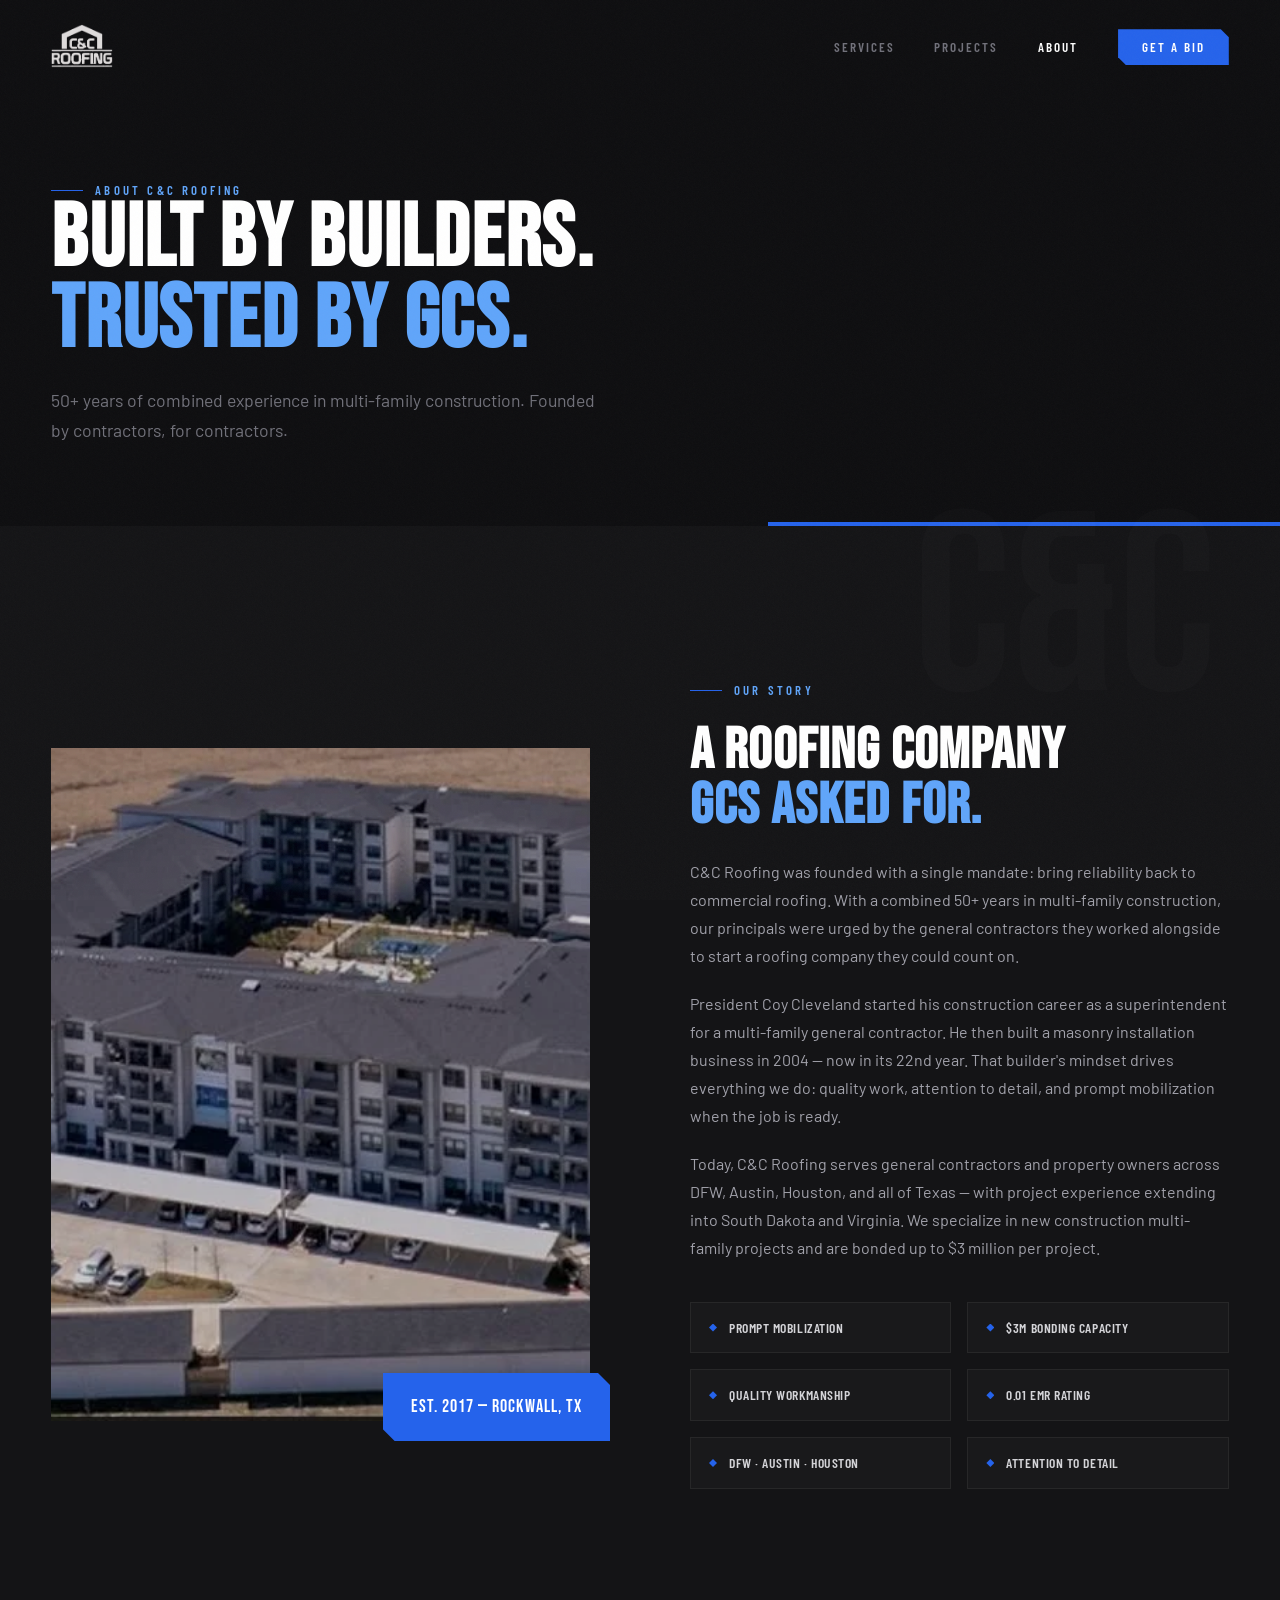
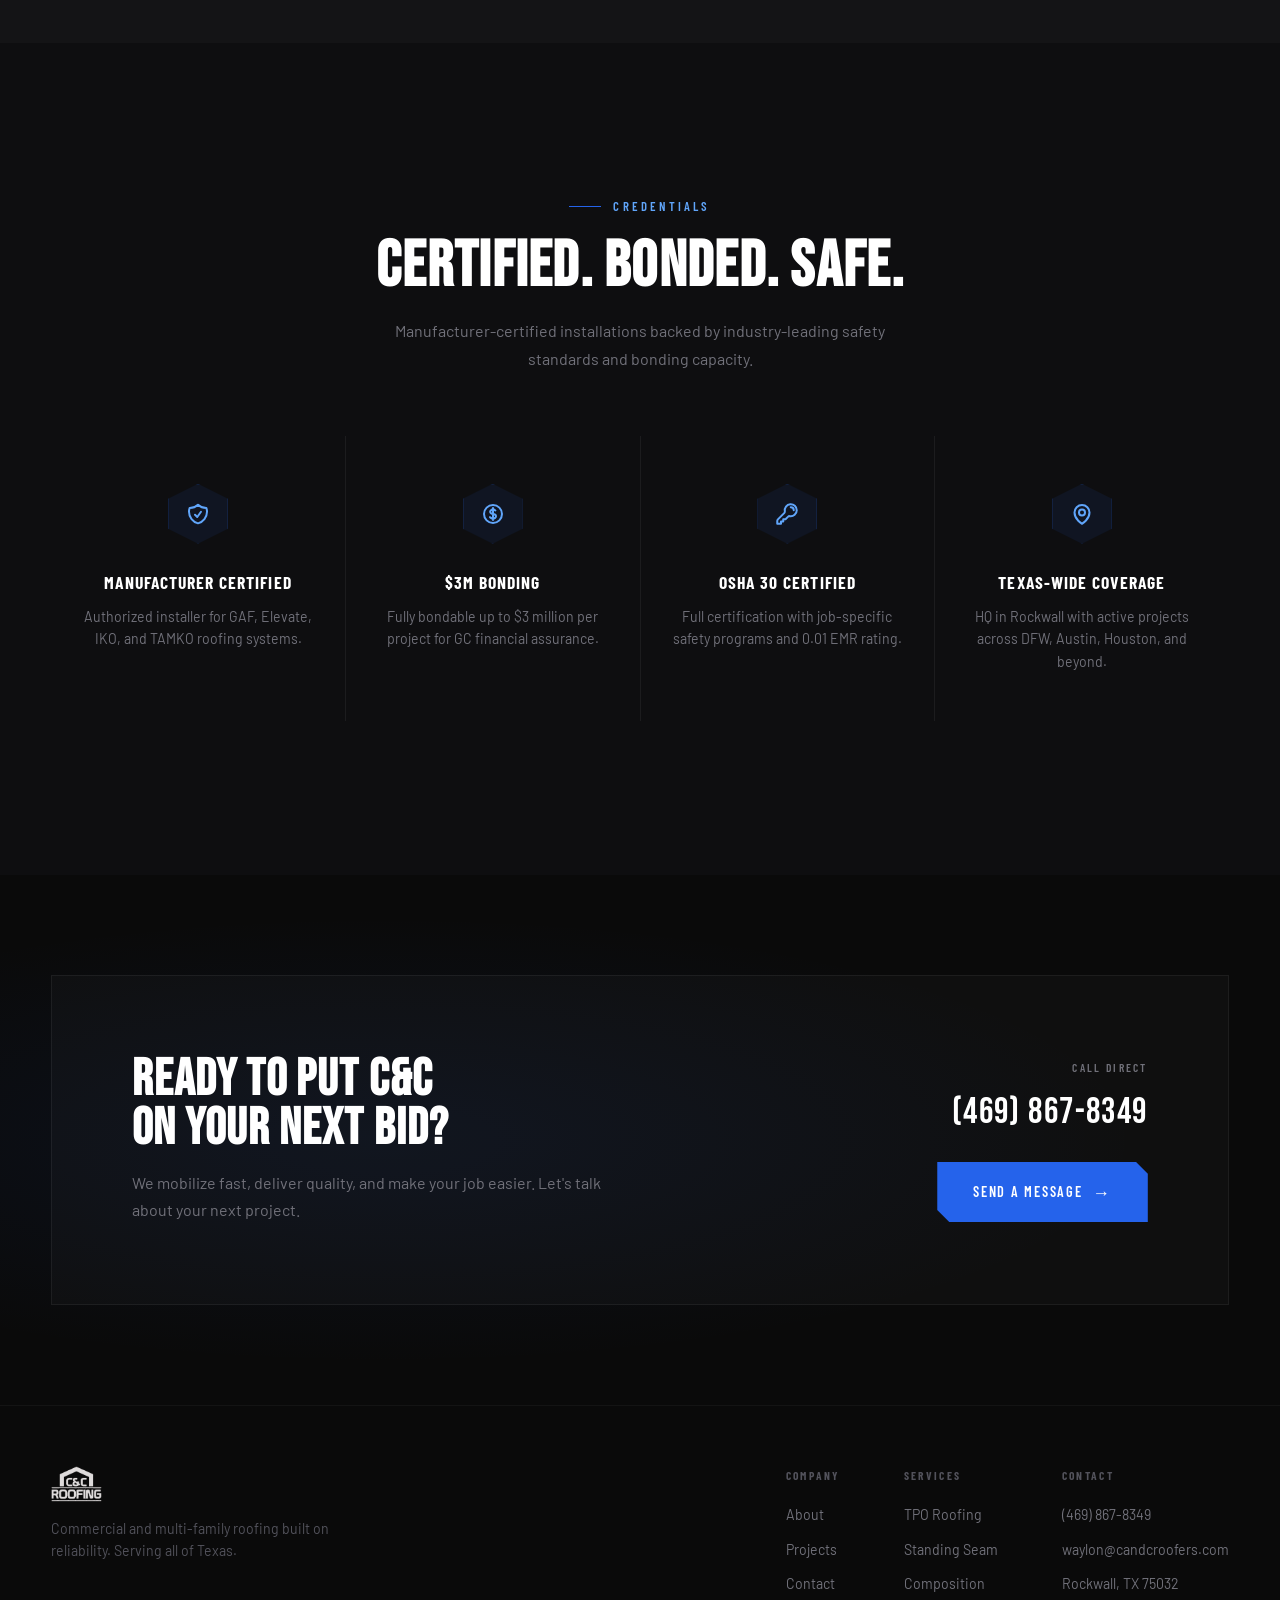
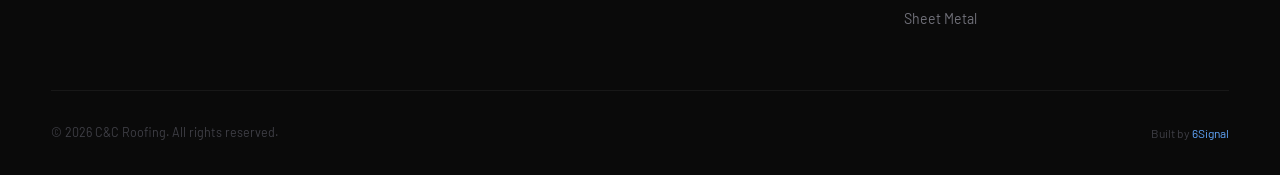
<file: about.html>
<!DOCTYPE html>
<html lang="en">
<head>
  <meta charset="UTF-8">
  <meta name="viewport" content="width=device-width, initial-scale=1.0">
  <title>About | C&C Roofing — Built by Builders, Trusted by GCs</title>
  <meta name="description" content="C&C Roofing was founded with a single mandate: bring reliability back to commercial roofing. 50+ years combined experience, based in Rockwall, TX.">
  <link rel="preconnect" href="https://fonts.googleapis.com">
  <link rel="preconnect" href="https://fonts.gstatic.com" crossorigin>
  <link href="https://fonts.googleapis.com/css2?family=Bebas+Neue&family=Barlow:wght@400;500;600;700&family=Barlow+Condensed:wght@400;500;600;700&display=swap" rel="stylesheet">
  <link rel="stylesheet" href="css/style.css">
  <!-- Favicon -->
  <link rel="icon" href="favicon.svg" type="image/svg+xml">
  <link rel="alternate icon" href="favicon.ico" sizes="any">
  <link rel="apple-touch-icon" href="apple-touch-icon.png">
  <!-- Open Graph -->
  <meta property="og:type" content="website">
  <meta property="og:site_name" content="C&C Roofing">
  <meta property="og:title" content="About | C&C Roofing — Built by Builders, Trusted by GCs">
  <meta property="og:description" content="C&C Roofing was founded with a single mandate: bring reliability back to commercial roofing. 50+ years combined experience, based in Rockwall, TX.">
  <meta property="og:image" content="images/MEZZO_2.PNG">
  <meta property="og:url" content="https://candcroofers.com/about.html">
  <meta name="twitter:card" content="summary_large_image">
  <meta name="twitter:title" content="About C&C Roofing — Built by Builders, Trusted by GCs">
  <meta name="twitter:description" content="Founded by contractors for contractors. 50+ years combined experience, OSHA 30, bonded to $3M, serving all of Texas.">
  <meta name="twitter:image" content="images/MEZZO_2.PNG">
</head>
<body>

  <!-- NAV -->
  <nav class="nav" id="nav">
    <div class="nav-inner">
      <a href="index.html" class="nav-logo"><img src="images/CCRoofLogo2.png" alt="C&C Roofing"></a>
      <ul class="nav-links">
        <li><a href="services.html">Services</a></li>
        <li><a href="projects.html">Projects</a></li>
        <li><a href="about.html" class="active">About</a></li>
        <li><a href="contact.html" class="nav-cta">Get a Bid</a></li>
      </ul>
      <button class="nav-mobile-toggle" id="mobileToggle" aria-label="Menu"><span></span><span></span><span></span></button>
    </div>
  </nav>
  <div class="mobile-menu" id="mobileMenu">
    <a href="index.html">Home</a>
    <a href="services.html">Services</a>
    <a href="projects.html">Projects</a>
    <a href="about.html">About</a>
    <a href="contact.html">Contact</a>
  </div>

  <!-- PAGE HEADER -->
  <section class="page-header">
    <div class="container">
      <p class="section-label">About C&C Roofing</p>
      <h1>BUILT BY BUILDERS.<br><span class="accent">TRUSTED BY GCs.</span></h1>
      <p class="page-header-sub">50+ years of combined experience in multi-family construction. Founded by contractors, for contractors.</p>
    </div>
  </section>

  <!-- ABOUT -->
  <section class="about">
    <div class="container">
      <div class="about-grid">
        <div class="about-image-wrap reveal">
          <picture><source srcset="images/Solea_Vintage_Park.webp" type="image/webp"><img src="images/Solea_Vintage_Park.PNG" alt="C&C Roofing project"></picture>
          <div class="about-image-badge">EST. 2017 — ROCKWALL, TX</div>
        </div>
        <div>
          <p class="section-label reveal">Our Story</p>
          <h2 class="about-heading reveal reveal-d1">A ROOFING COMPANY<br><span class="accent">GCs ASKED FOR.</span></h2>
          <div class="about-text">
            <p class="reveal reveal-d2">C&C Roofing was founded with a single mandate: bring reliability back to commercial roofing. With a combined 50+ years in multi-family construction, our principals were urged by the general contractors they worked alongside to start a roofing company they could count on.</p>
            <p class="reveal reveal-d3">President Coy Cleveland started his construction career as a superintendent for a multi-family general contractor. He then built a masonry installation business in 2004 — now in its 22nd year. That builder's mindset drives everything we do: quality work, attention to detail, and prompt mobilization when the job is ready.</p>
            <p class="reveal reveal-d4">Today, C&C Roofing serves general contractors and property owners across DFW, Austin, Houston, and all of Texas — with project experience extending into South Dakota and Virginia. We specialize in new construction multi-family projects and are bonded up to $3 million per project.</p>
          </div>
          <div class="about-features reveal reveal-d5">
            <div class="about-feature"><div class="about-feature-icon"></div><span>Prompt Mobilization</span></div>
            <div class="about-feature"><div class="about-feature-icon"></div><span>$3M Bonding Capacity</span></div>
            <div class="about-feature"><div class="about-feature-icon"></div><span>Quality Workmanship</span></div>
            <div class="about-feature"><div class="about-feature-icon"></div><span>0.01 EMR Rating</span></div>
            <div class="about-feature"><div class="about-feature-icon"></div><span>DFW · Austin · Houston</span></div>
            <div class="about-feature"><div class="about-feature-icon"></div><span>Attention to Detail</span></div>
          </div>
        </div>
      </div>
    </div>
  </section>

  <!-- CERTS -->
  <section class="certs">
    <div class="container">
      <div class="certs-top">
        <p class="section-label reveal">Credentials</p>
        <h2 class="certs-heading reveal reveal-d1">CERTIFIED. BONDED. SAFE.</h2>
        <p class="certs-sub reveal reveal-d2">Manufacturer-certified installations backed by industry-leading safety standards and bonding capacity.</p>
      </div>
      <div class="certs-grid">
        <div class="cert-card reveal reveal-d1">
          <div class="cert-icon-wrap"><svg xmlns="http://www.w3.org/2000/svg" fill="none" viewBox="0 0 24 24" stroke-width="2" stroke="currentColor"><path stroke-linecap="round" stroke-linejoin="round" d="M9 12.75L11.25 15 15 9.75m-3-7.036A11.959 11.959 0 013.598 6 11.99 11.99 0 003 9.749c0 5.592 3.824 10.29 9 11.623 5.176-1.332 9-6.03 9-11.622 0-1.31-.21-2.571-.598-3.751h-.152c-3.196 0-6.1-1.248-8.25-3.285z"/></svg></div>
          <h4>Manufacturer Certified</h4>
          <p>Authorized installer for GAF, Elevate, IKO, and TAMKO roofing systems.</p>
        </div>
        <div class="cert-card reveal reveal-d2">
          <div class="cert-icon-wrap"><svg xmlns="http://www.w3.org/2000/svg" fill="none" viewBox="0 0 24 24" stroke-width="2" stroke="currentColor"><path stroke-linecap="round" stroke-linejoin="round" d="M12 6v12m-3-2.818l.879.659c1.171.879 3.07.879 4.242 0 1.172-.879 1.172-2.303 0-3.182C13.536 12.219 12.768 12 12 12c-.725 0-1.45-.22-2.003-.659-1.106-.879-1.106-2.303 0-3.182s2.9-.879 4.006 0l.415.33M21 12a9 9 0 11-18 0 9 9 0 0118 0z"/></svg></div>
          <h4>$3M Bonding</h4>
          <p>Fully bondable up to $3 million per project for GC financial assurance.</p>
        </div>
        <div class="cert-card reveal reveal-d3">
          <div class="cert-icon-wrap"><svg xmlns="http://www.w3.org/2000/svg" fill="none" viewBox="0 0 24 24" stroke-width="2" stroke="currentColor"><path stroke-linecap="round" stroke-linejoin="round" d="M15.75 5.25a3 3 0 013 3m3 0a6 6 0 01-7.029 5.912c-.563-.097-1.159.026-1.563.43L10.5 17.25H8.25v2.25H6v2.25H2.25v-2.818c0-.597.237-1.17.659-1.591l6.499-6.499c.404-.404.527-1 .43-1.563A6 6 0 1121.75 8.25z"/></svg></div>
          <h4>OSHA 30 Certified</h4>
          <p>Full certification with job-specific safety programs and 0.01 EMR rating.</p>
        </div>
        <div class="cert-card reveal reveal-d4">
          <div class="cert-icon-wrap"><svg xmlns="http://www.w3.org/2000/svg" fill="none" viewBox="0 0 24 24" stroke-width="2" stroke="currentColor"><path stroke-linecap="round" stroke-linejoin="round" d="M15 10.5a3 3 0 11-6 0 3 3 0 016 0z"/><path stroke-linecap="round" stroke-linejoin="round" d="M19.5 10.5c0 7.142-7.5 11.25-7.5 11.25S4.5 17.642 4.5 10.5a7.5 7.5 0 1115 0z"/></svg></div>
          <h4>Texas-Wide Coverage</h4>
          <p>HQ in Rockwall with active projects across DFW, Austin, Houston, and beyond.</p>
        </div>
      </div>
    </div>
  </section>

  <!-- CTA -->
  <section class="cta-band">
    <div class="container">
      <div class="cta-inner reveal">
        <div>
          <h2 class="cta-heading">READY TO PUT C&C<br>ON YOUR NEXT BID?</h2>
          <p class="cta-desc">We mobilize fast, deliver quality, and make your job easier. Let's talk about your next project.</p>
        </div>
        <div class="cta-right">
          <div class="cta-phone-label">Call Direct</div>
          <a href="tel:+14698678349" class="cta-phone">(469) 867-8349</a>
          <div style="margin-top: 20px;"><a href="contact.html" class="btn btn-primary btn-arrow">Send a Message</a></div>
        </div>
      </div>
    </div>
  </section>

  <!-- FOOTER -->
  <footer class="footer">
    <div class="container">
      <div class="footer-top">
        <div>
          <div class="footer-logo"><img src="images/CCRoofLogo2.png" alt="C&C Roofing"></div>
          <p class="footer-tagline">Commercial and multi-family roofing built on reliability. Serving all of Texas.</p>
        </div>
        <div class="footer-links">
          <div class="footer-col"><h5>Company</h5><ul><li><a href="about.html">About</a></li><li><a href="projects.html">Projects</a></li><li><a href="contact.html">Contact</a></li></ul></div>
          <div class="footer-col"><h5>Services</h5><ul><li><a href="services.html">TPO Roofing</a></li><li><a href="services.html">Standing Seam</a></li><li><a href="services.html">Composition</a></li><li><a href="services.html">Sheet Metal</a></li></ul></div>
          <div class="footer-col"><h5>Contact</h5><ul><li><a href="tel:+14698678349">(469) 867-8349</a></li><li><a href="mailto:waylon@candcroofers.com">waylon@candcroofers.com</a></li><li>Rockwall, TX 75032</li></ul></div>
        </div>
      </div>
      <div class="footer-bottom">
        <p class="footer-copy">&copy; 2026 C&C Roofing. All rights reserved.</p>
        <p class="footer-credit">Built by <a href="https://6signal.co" target="_blank" rel="noopener">6Signal</a></p>
      </div>
    </div>
  </footer>

  <script src="js/main.js"></script>
</body>
</html>
</file>
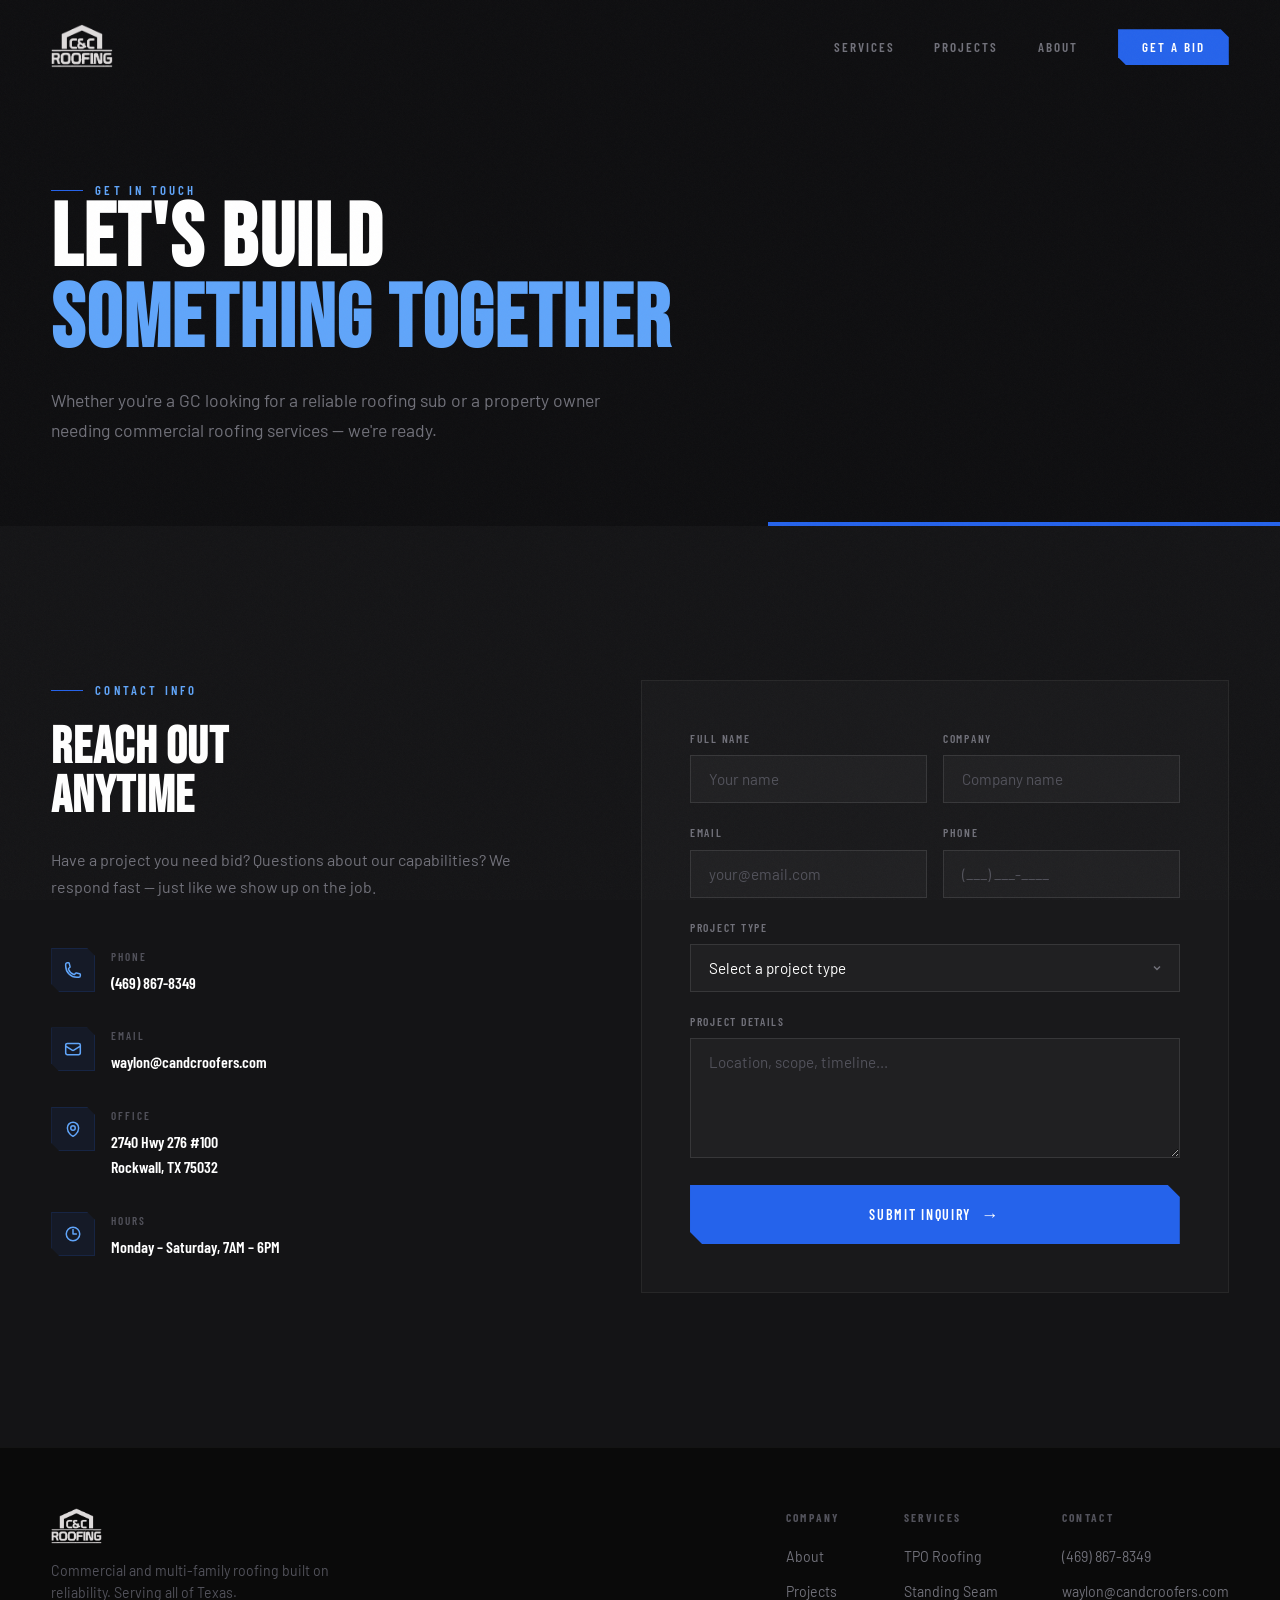
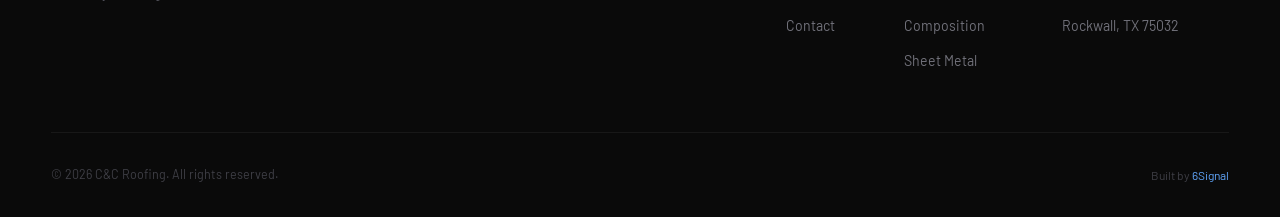
<file: contact.html>
<!DOCTYPE html>
<html lang="en">
<head>
  <meta charset="UTF-8">
  <meta name="viewport" content="width=device-width, initial-scale=1.0">
  <title>Contact | C&C Roofing — Request a Bid</title>
  <meta name="description" content="Contact C&C Roofing for commercial and multi-family roofing bids. Located in Rockwall, TX, serving DFW, Austin, Houston, and all of Texas.">
  <link rel="preconnect" href="https://fonts.googleapis.com">
  <link rel="preconnect" href="https://fonts.gstatic.com" crossorigin>
  <link href="https://fonts.googleapis.com/css2?family=Bebas+Neue&family=Barlow:wght@400;500;600;700&family=Barlow+Condensed:wght@400;500;600;700&display=swap" rel="stylesheet">
  <link rel="stylesheet" href="css/style.css">
  <!-- Favicon -->
  <link rel="icon" href="favicon.svg" type="image/svg+xml">
  <link rel="alternate icon" href="favicon.ico" sizes="any">
  <link rel="apple-touch-icon" href="apple-touch-icon.png">
  <!-- Open Graph -->
  <meta property="og:type" content="website">
  <meta property="og:site_name" content="C&C Roofing">
  <meta property="og:title" content="Contact | C&C Roofing — Request a Bid">
  <meta property="og:description" content="Contact C&C Roofing for commercial and multi-family roofing bids. Located in Rockwall, TX, serving DFW, Austin, Houston, and all of Texas.">
  <meta property="og:image" content="images/MEZZO_2.PNG">
  <meta property="og:url" content="https://candcroofers.com/contact.html">
  <meta name="twitter:card" content="summary_large_image">
  <meta name="twitter:title" content="Contact C&C Roofing — Request a Bid">
  <meta name="twitter:description" content="Get a roofing bid from C&C Roofing. Commercial and multi-family roofing across Texas — call (469) 867-8349.">
  <meta name="twitter:image" content="images/MEZZO_2.PNG">
</head>
<body>

  <!-- NAV -->
  <nav class="nav" id="nav">
    <div class="nav-inner">
      <a href="index.html" class="nav-logo"><img src="images/CCRoofLogo2.png" alt="C&C Roofing"></a>
      <ul class="nav-links">
        <li><a href="services.html">Services</a></li>
        <li><a href="projects.html">Projects</a></li>
        <li><a href="about.html">About</a></li>
        <li><a href="contact.html" class="nav-cta active">Get a Bid</a></li>
      </ul>
      <button class="nav-mobile-toggle" id="mobileToggle" aria-label="Menu"><span></span><span></span><span></span></button>
    </div>
  </nav>
  <div class="mobile-menu" id="mobileMenu">
    <a href="index.html">Home</a>
    <a href="services.html">Services</a>
    <a href="projects.html">Projects</a>
    <a href="about.html">About</a>
    <a href="contact.html">Contact</a>
  </div>

  <!-- PAGE HEADER -->
  <section class="page-header">
    <div class="container">
      <p class="section-label">Get In Touch</p>
      <h1>LET'S BUILD<br><span class="accent">SOMETHING TOGETHER</span></h1>
      <p class="page-header-sub">Whether you're a GC looking for a reliable roofing sub or a property owner needing commercial roofing services — we're ready.</p>
    </div>
  </section>

  <!-- CONTACT -->
  <section class="contact">
    <div class="container">
      <div class="contact-grid">
        <div>
          <p class="section-label reveal">Contact Info</p>
          <h2 class="contact-heading reveal reveal-d1">REACH OUT<br>ANYTIME</h2>
          <p class="contact-desc reveal reveal-d2">Have a project you need bid? Questions about our capabilities? We respond fast — just like we show up on the job.</p>
          <div class="contact-detail reveal reveal-d3">
            <div class="contact-detail-icon"><svg xmlns="http://www.w3.org/2000/svg" fill="none" viewBox="0 0 24 24" stroke-width="2" stroke="currentColor"><path stroke-linecap="round" stroke-linejoin="round" d="M2.25 6.75c0 8.284 6.716 15 15 15h2.25a2.25 2.25 0 002.25-2.25v-1.372c0-.516-.351-.966-.852-1.091l-4.423-1.106c-.44-.11-.902.055-1.173.417l-.97 1.293c-.282.376-.769.542-1.21.38a12.035 12.035 0 01-7.143-7.143c-.162-.441.004-.928.38-1.21l1.293-.97c.363-.271.527-.734.417-1.173L6.963 3.102a1.125 1.125 0 00-1.091-.852H4.5A2.25 2.25 0 002.25 4.5v2.25z"/></svg></div>
            <div><div class="contact-detail-label">Phone</div><div class="contact-detail-value"><a href="tel:+14698678349">(469) 867-8349</a></div></div>
          </div>
          <div class="contact-detail reveal reveal-d3">
            <div class="contact-detail-icon"><svg xmlns="http://www.w3.org/2000/svg" fill="none" viewBox="0 0 24 24" stroke-width="2" stroke="currentColor"><path stroke-linecap="round" stroke-linejoin="round" d="M21.75 6.75v10.5a2.25 2.25 0 01-2.25 2.25h-15a2.25 2.25 0 01-2.25-2.25V6.75m19.5 0A2.25 2.25 0 0019.5 4.5h-15a2.25 2.25 0 00-2.25 2.25m19.5 0v.243a2.25 2.25 0 01-1.07 1.916l-7.5 4.615a2.25 2.25 0 01-2.36 0L3.32 8.91a2.25 2.25 0 01-1.07-1.916V6.75"/></svg></div>
            <div><div class="contact-detail-label">Email</div><div class="contact-detail-value"><a href="mailto:waylon@candcroofers.com">waylon@candcroofers.com</a></div></div>
          </div>
          <div class="contact-detail reveal reveal-d4">
            <div class="contact-detail-icon"><svg xmlns="http://www.w3.org/2000/svg" fill="none" viewBox="0 0 24 24" stroke-width="2" stroke="currentColor"><path stroke-linecap="round" stroke-linejoin="round" d="M15 10.5a3 3 0 11-6 0 3 3 0 016 0z"/><path stroke-linecap="round" stroke-linejoin="round" d="M19.5 10.5c0 7.142-7.5 11.25-7.5 11.25S4.5 17.642 4.5 10.5a7.5 7.5 0 1115 0z"/></svg></div>
            <div><div class="contact-detail-label">Office</div><div class="contact-detail-value">2740 Hwy 276 #100<br>Rockwall, TX 75032</div></div>
          </div>
          <div class="contact-detail reveal reveal-d4">
            <div class="contact-detail-icon"><svg xmlns="http://www.w3.org/2000/svg" fill="none" viewBox="0 0 24 24" stroke-width="2" stroke="currentColor"><path stroke-linecap="round" stroke-linejoin="round" d="M12 6v6h4.5m4.5 0a9 9 0 11-18 0 9 9 0 0118 0z"/></svg></div>
            <div><div class="contact-detail-label">Hours</div><div class="contact-detail-value">Monday – Saturday, 7AM – 6PM</div></div>
          </div>
        </div>
        <div class="contact-form reveal reveal-d2">
          <form action="https://formsubmit.co/coy@candcroofers.com" method="POST">
            <input type="hidden" name="_subject" value="New Website Inquiry — C&C Roofing">
            <input type="hidden" name="_captcha" value="false">
            <input type="hidden" name="_next" value="https://candcroofers.com/contact.html">
            <div class="form-row">
              <div class="form-group"><label for="name">Full Name</label><input type="text" id="name" name="name" placeholder="Your name" required></div>
              <div class="form-group"><label for="company">Company</label><input type="text" id="company" name="company" placeholder="Company name"></div>
            </div>
            <div class="form-row">
              <div class="form-group"><label for="email">Email</label><input type="email" id="email" name="email" placeholder="your@email.com" required></div>
              <div class="form-group"><label for="phone">Phone</label><input type="tel" id="phone" name="phone" placeholder="(___) ___-____"></div>
            </div>
            <div class="form-group">
              <label for="project-type">Project Type</label>
              <select id="project-type" name="project_type">
                <option value="">Select a project type</option>
                <option value="new-construction">New Construction</option>
                <option value="re-roof">Re-Roof</option>
                <option value="repair">Repair / Maintenance</option>
                <option value="bid-request">Bid Request</option>
                <option value="other">Other</option>
              </select>
            </div>
            <div class="form-group"><label for="message">Project Details</label><textarea id="message" name="message" placeholder="Location, scope, timeline..."></textarea></div>
            <button type="submit" class="btn btn-primary btn-arrow">Submit Inquiry</button>
          </form>
        </div>
      </div>
    </div>
  </section>

  <!-- FOOTER -->
  <footer class="footer">
    <div class="container">
      <div class="footer-top">
        <div>
          <div class="footer-logo"><img src="images/CCRoofLogo2.png" alt="C&C Roofing"></div>
          <p class="footer-tagline">Commercial and multi-family roofing built on reliability. Serving all of Texas.</p>
        </div>
        <div class="footer-links">
          <div class="footer-col"><h5>Company</h5><ul><li><a href="about.html">About</a></li><li><a href="projects.html">Projects</a></li><li><a href="contact.html">Contact</a></li></ul></div>
          <div class="footer-col"><h5>Services</h5><ul><li><a href="services.html">TPO Roofing</a></li><li><a href="services.html">Standing Seam</a></li><li><a href="services.html">Composition</a></li><li><a href="services.html">Sheet Metal</a></li></ul></div>
          <div class="footer-col"><h5>Contact</h5><ul><li><a href="tel:+14698678349">(469) 867-8349</a></li><li><a href="mailto:waylon@candcroofers.com">waylon@candcroofers.com</a></li><li>Rockwall, TX 75032</li></ul></div>
        </div>
      </div>
      <div class="footer-bottom">
        <p class="footer-copy">&copy; 2026 C&C Roofing. All rights reserved.</p>
        <p class="footer-credit">Built by <a href="https://6signal.co" target="_blank" rel="noopener">6Signal</a></p>
      </div>
    </div>
  </footer>

  <script src="js/main.js"></script>
</body>
</html>
</file>
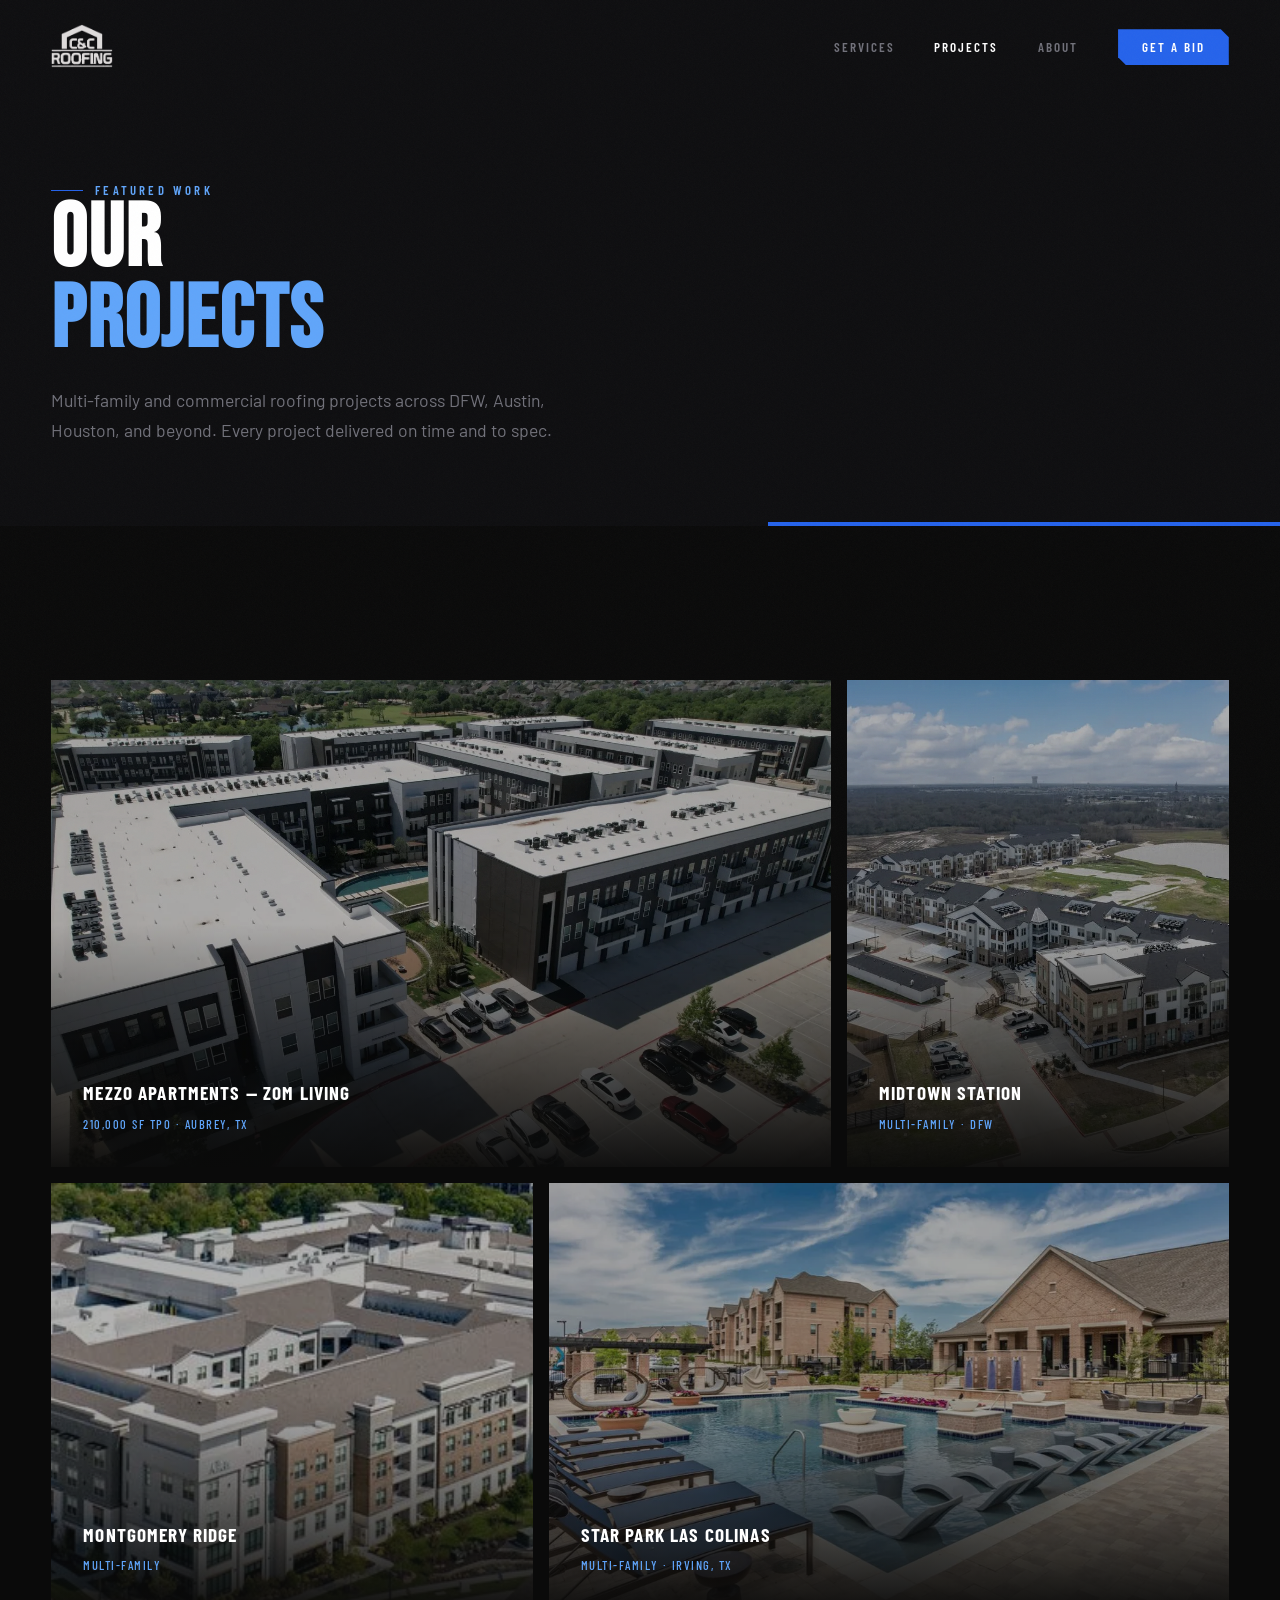
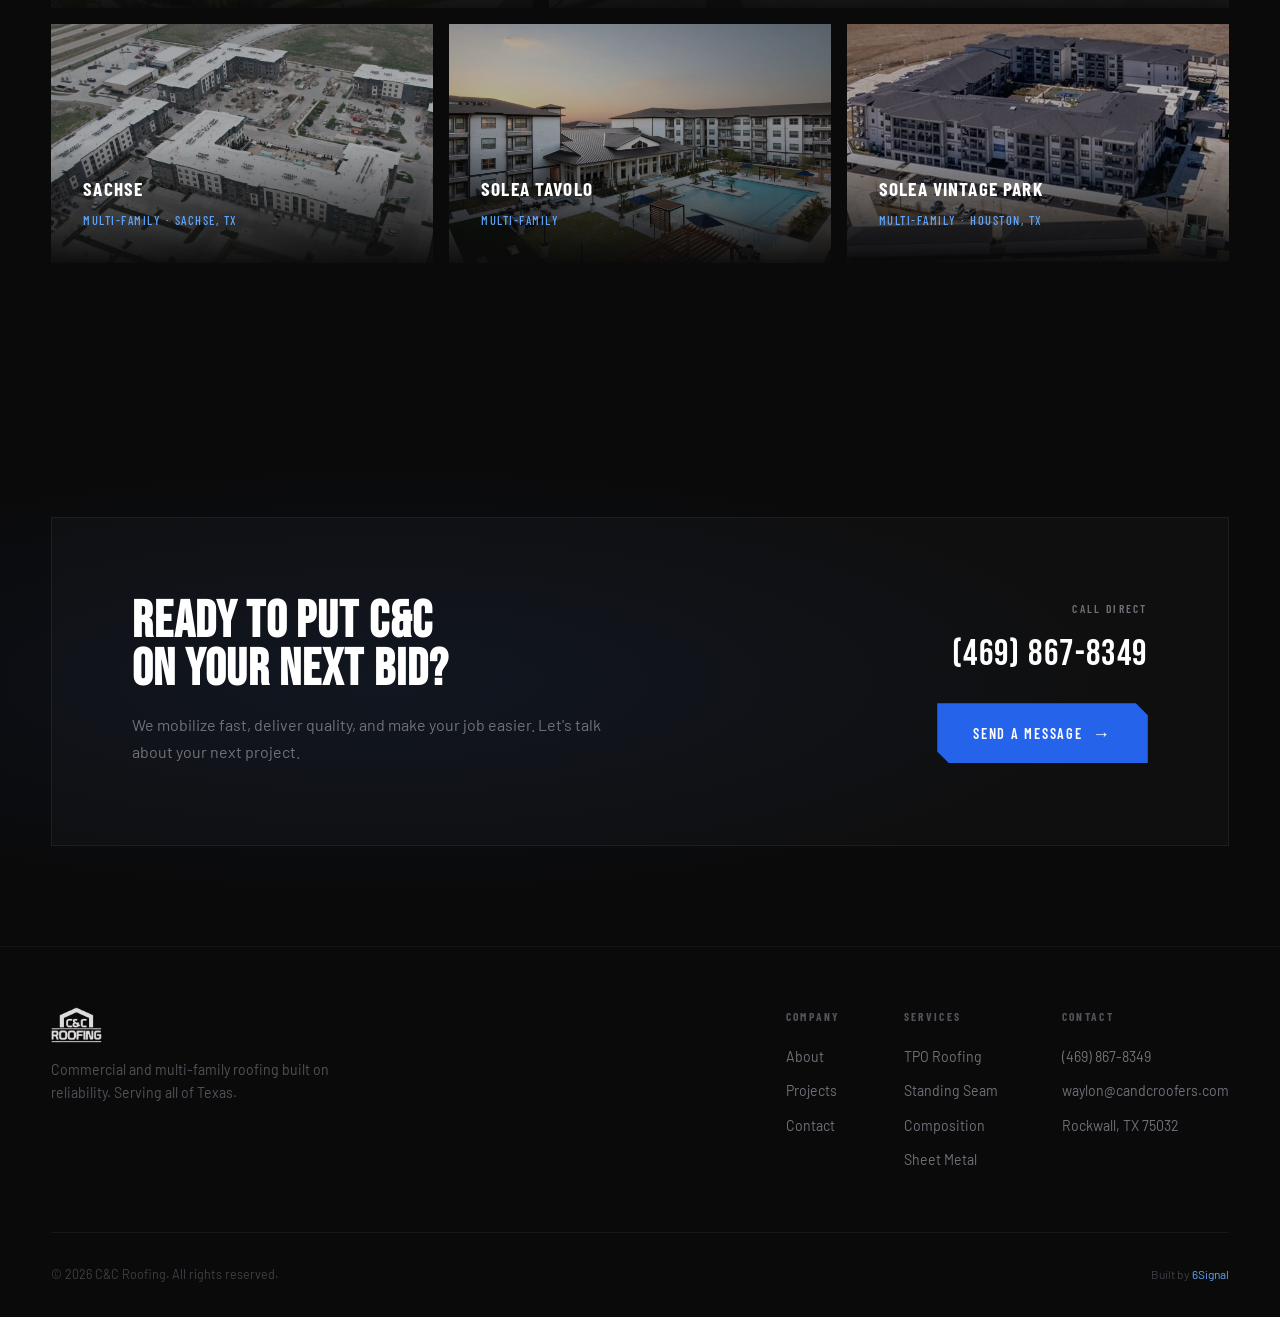
<file: projects.html>
<!DOCTYPE html>
<html lang="en">
<head>
  <meta charset="UTF-8">
  <meta name="viewport" content="width=device-width, initial-scale=1.0">
  <title>Projects | C&C Roofing — Commercial & Multi-Family Roofing</title>
  <meta name="description" content="Featured commercial and multi-family roofing projects across Texas. From 210,000 SF TPO installations to standing seam and composition shingle work.">
  <link rel="preconnect" href="https://fonts.googleapis.com">
  <link rel="preconnect" href="https://fonts.gstatic.com" crossorigin>
  <link href="https://fonts.googleapis.com/css2?family=Bebas+Neue&family=Barlow:wght@400;500;600;700&family=Barlow+Condensed:wght@400;500;600;700&display=swap" rel="stylesheet">
  <link rel="stylesheet" href="css/style.css">
  <!-- Favicon -->
  <link rel="icon" href="favicon.svg" type="image/svg+xml">
  <link rel="alternate icon" href="favicon.ico" sizes="any">
  <link rel="apple-touch-icon" href="apple-touch-icon.png">
  <!-- Open Graph -->
  <meta property="og:type" content="website">
  <meta property="og:site_name" content="C&C Roofing">
  <meta property="og:title" content="Projects | C&C Roofing — Commercial & Multi-Family Roofing">
  <meta property="og:description" content="Featured commercial and multi-family roofing projects across Texas. From 210,000 SF TPO installations to standing seam and composition shingle work.">
  <meta property="og:image" content="images/MEZZO_2.PNG">
  <meta property="og:url" content="https://candcroofers.com/projects.html">
  <meta name="twitter:card" content="summary_large_image">
  <meta name="twitter:title" content="Projects | C&C Roofing — Commercial & Multi-Family Roofing">
  <meta name="twitter:description" content="Commercial and multi-family roofing projects across DFW, Austin, Houston, and all of Texas.">
  <meta name="twitter:image" content="images/MEZZO_2.PNG">
</head>
<body>

  <!-- NAV -->
  <nav class="nav" id="nav">
    <div class="nav-inner">
      <a href="index.html" class="nav-logo"><img src="images/CCRoofLogo2.png" alt="C&C Roofing"></a>
      <ul class="nav-links">
        <li><a href="services.html">Services</a></li>
        <li><a href="projects.html" class="active">Projects</a></li>
        <li><a href="about.html">About</a></li>
        <li><a href="contact.html" class="nav-cta">Get a Bid</a></li>
      </ul>
      <button class="nav-mobile-toggle" id="mobileToggle" aria-label="Menu"><span></span><span></span><span></span></button>
    </div>
  </nav>
  <div class="mobile-menu" id="mobileMenu">
    <a href="index.html">Home</a>
    <a href="services.html">Services</a>
    <a href="projects.html">Projects</a>
    <a href="about.html">About</a>
    <a href="contact.html">Contact</a>
  </div>

  <!-- PAGE HEADER -->
  <section class="page-header">
    <div class="container">
      <p class="section-label">Featured Work</p>
      <h1>OUR<br><span class="accent">PROJECTS</span></h1>
      <p class="page-header-sub">Multi-family and commercial roofing projects across DFW, Austin, Houston, and beyond. Every project delivered on time and to spec.</p>
    </div>
  </section>

  <!-- PROJECTS FULL GALLERY -->
  <section class="projects">
    <div class="container">
      <div class="projects-grid">
        <div class="project-item span-8 reveal">
          <picture><source srcset="images/MEZZO_2.webp" type="image/webp"><img src="images/MEZZO_2.PNG" alt="Mezzo Apartments"></picture>
          <div class="project-overlay">
            <span class="project-name">Mezzo Apartments — ZOM Living</span>
            <span class="project-meta">210,000 SF TPO · Aubrey, TX</span>
          </div>
          <div class="project-corner"><svg xmlns="http://www.w3.org/2000/svg" fill="none" viewBox="0 0 24 24" stroke-width="2" stroke="currentColor"><path stroke-linecap="round" stroke-linejoin="round" d="M4.5 19.5l15-15m0 0H8.25m11.25 0v11.25"/></svg></div>
        </div>
        <div class="project-item span-4 reveal reveal-d1">
          <picture><source srcset="images/Midtown_Station.webp" type="image/webp"><img src="images/Midtown_Station.PNG" alt="Midtown Station"></picture>
          <div class="project-overlay">
            <span class="project-name">Midtown Station</span>
            <span class="project-meta">Multi-Family · DFW</span>
          </div>
          <div class="project-corner"><svg xmlns="http://www.w3.org/2000/svg" fill="none" viewBox="0 0 24 24" stroke-width="2" stroke="currentColor"><path stroke-linecap="round" stroke-linejoin="round" d="M4.5 19.5l15-15m0 0H8.25m11.25 0v11.25"/></svg></div>
        </div>
        <div class="project-item span-5 reveal">
          <picture><source srcset="images/Montgomery_Ridge.webp" type="image/webp"><img src="images/Montgomery_Ridge.PNG" alt="Montgomery Ridge"></picture>
          <div class="project-overlay">
            <span class="project-name">Montgomery Ridge</span>
            <span class="project-meta">Multi-Family</span>
          </div>
          <div class="project-corner"><svg xmlns="http://www.w3.org/2000/svg" fill="none" viewBox="0 0 24 24" stroke-width="2" stroke="currentColor"><path stroke-linecap="round" stroke-linejoin="round" d="M4.5 19.5l15-15m0 0H8.25m11.25 0v11.25"/></svg></div>
        </div>
        <div class="project-item span-7 reveal reveal-d1">
          <picture><source srcset="images/Star_Park_Las_Colinas.webp" type="image/webp"><img src="images/Star_Park_Las_Colinas.PNG" alt="Star Park Las Colinas"></picture>
          <div class="project-overlay">
            <span class="project-name">Star Park Las Colinas</span>
            <span class="project-meta">Multi-Family · Irving, TX</span>
          </div>
          <div class="project-corner"><svg xmlns="http://www.w3.org/2000/svg" fill="none" viewBox="0 0 24 24" stroke-width="2" stroke="currentColor"><path stroke-linecap="round" stroke-linejoin="round" d="M4.5 19.5l15-15m0 0H8.25m11.25 0v11.25"/></svg></div>
        </div>
        <div class="project-item span-4 reveal">
          <picture><source srcset="images/Sachse.webp" type="image/webp"><img src="images/Sachse.PNG" alt="Sachse"></picture>
          <div class="project-overlay">
            <span class="project-name">Sachse</span>
            <span class="project-meta">Multi-Family · Sachse, TX</span>
          </div>
          <div class="project-corner"><svg xmlns="http://www.w3.org/2000/svg" fill="none" viewBox="0 0 24 24" stroke-width="2" stroke="currentColor"><path stroke-linecap="round" stroke-linejoin="round" d="M4.5 19.5l15-15m0 0H8.25m11.25 0v11.25"/></svg></div>
        </div>
        <div class="project-item span-4 reveal reveal-d1">
          <picture><source srcset="images/Solea_Tavolo.webp" type="image/webp"><img src="images/Solea_Tavolo.PNG" alt="Solea Tavolo"></picture>
          <div class="project-overlay">
            <span class="project-name">Solea Tavolo</span>
            <span class="project-meta">Multi-Family</span>
          </div>
          <div class="project-corner"><svg xmlns="http://www.w3.org/2000/svg" fill="none" viewBox="0 0 24 24" stroke-width="2" stroke="currentColor"><path stroke-linecap="round" stroke-linejoin="round" d="M4.5 19.5l15-15m0 0H8.25m11.25 0v11.25"/></svg></div>
        </div>
        <div class="project-item span-4 reveal reveal-d2">
          <picture><source srcset="images/Solea_Vintage_Park.webp" type="image/webp"><img src="images/Solea_Vintage_Park.PNG" alt="Solea Vintage Park"></picture>
          <div class="project-overlay">
            <span class="project-name">Solea Vintage Park</span>
            <span class="project-meta">Multi-Family · Houston, TX</span>
          </div>
          <div class="project-corner"><svg xmlns="http://www.w3.org/2000/svg" fill="none" viewBox="0 0 24 24" stroke-width="2" stroke="currentColor"><path stroke-linecap="round" stroke-linejoin="round" d="M4.5 19.5l15-15m0 0H8.25m11.25 0v11.25"/></svg></div>
        </div>
      </div>
    </div>
  </section>

  <!-- CTA -->
  <section class="cta-band">
    <div class="container">
      <div class="cta-inner reveal">
        <div>
          <h2 class="cta-heading">READY TO PUT C&C<br>ON YOUR NEXT BID?</h2>
          <p class="cta-desc">We mobilize fast, deliver quality, and make your job easier. Let's talk about your next project.</p>
        </div>
        <div class="cta-right">
          <div class="cta-phone-label">Call Direct</div>
          <a href="tel:+14698678349" class="cta-phone">(469) 867-8349</a>
          <div style="margin-top: 20px;"><a href="contact.html" class="btn btn-primary btn-arrow">Send a Message</a></div>
        </div>
      </div>
    </div>
  </section>

  <!-- FOOTER -->
  <footer class="footer">
    <div class="container">
      <div class="footer-top">
        <div>
          <div class="footer-logo"><img src="images/CCRoofLogo2.png" alt="C&C Roofing"></div>
          <p class="footer-tagline">Commercial and multi-family roofing built on reliability. Serving all of Texas.</p>
        </div>
        <div class="footer-links">
          <div class="footer-col"><h5>Company</h5><ul><li><a href="about.html">About</a></li><li><a href="projects.html">Projects</a></li><li><a href="contact.html">Contact</a></li></ul></div>
          <div class="footer-col"><h5>Services</h5><ul><li><a href="services.html">TPO Roofing</a></li><li><a href="services.html">Standing Seam</a></li><li><a href="services.html">Composition</a></li><li><a href="services.html">Sheet Metal</a></li></ul></div>
          <div class="footer-col"><h5>Contact</h5><ul><li><a href="tel:+14698678349">(469) 867-8349</a></li><li><a href="mailto:waylon@candcroofers.com">waylon@candcroofers.com</a></li><li>Rockwall, TX 75032</li></ul></div>
        </div>
      </div>
      <div class="footer-bottom">
        <p class="footer-copy">&copy; 2026 C&C Roofing. All rights reserved.</p>
        <p class="footer-credit">Built by <a href="https://6signal.co" target="_blank" rel="noopener">6Signal</a></p>
      </div>
    </div>
  </footer>

  <script src="js/main.js"></script>
</body>
</html>
</file>
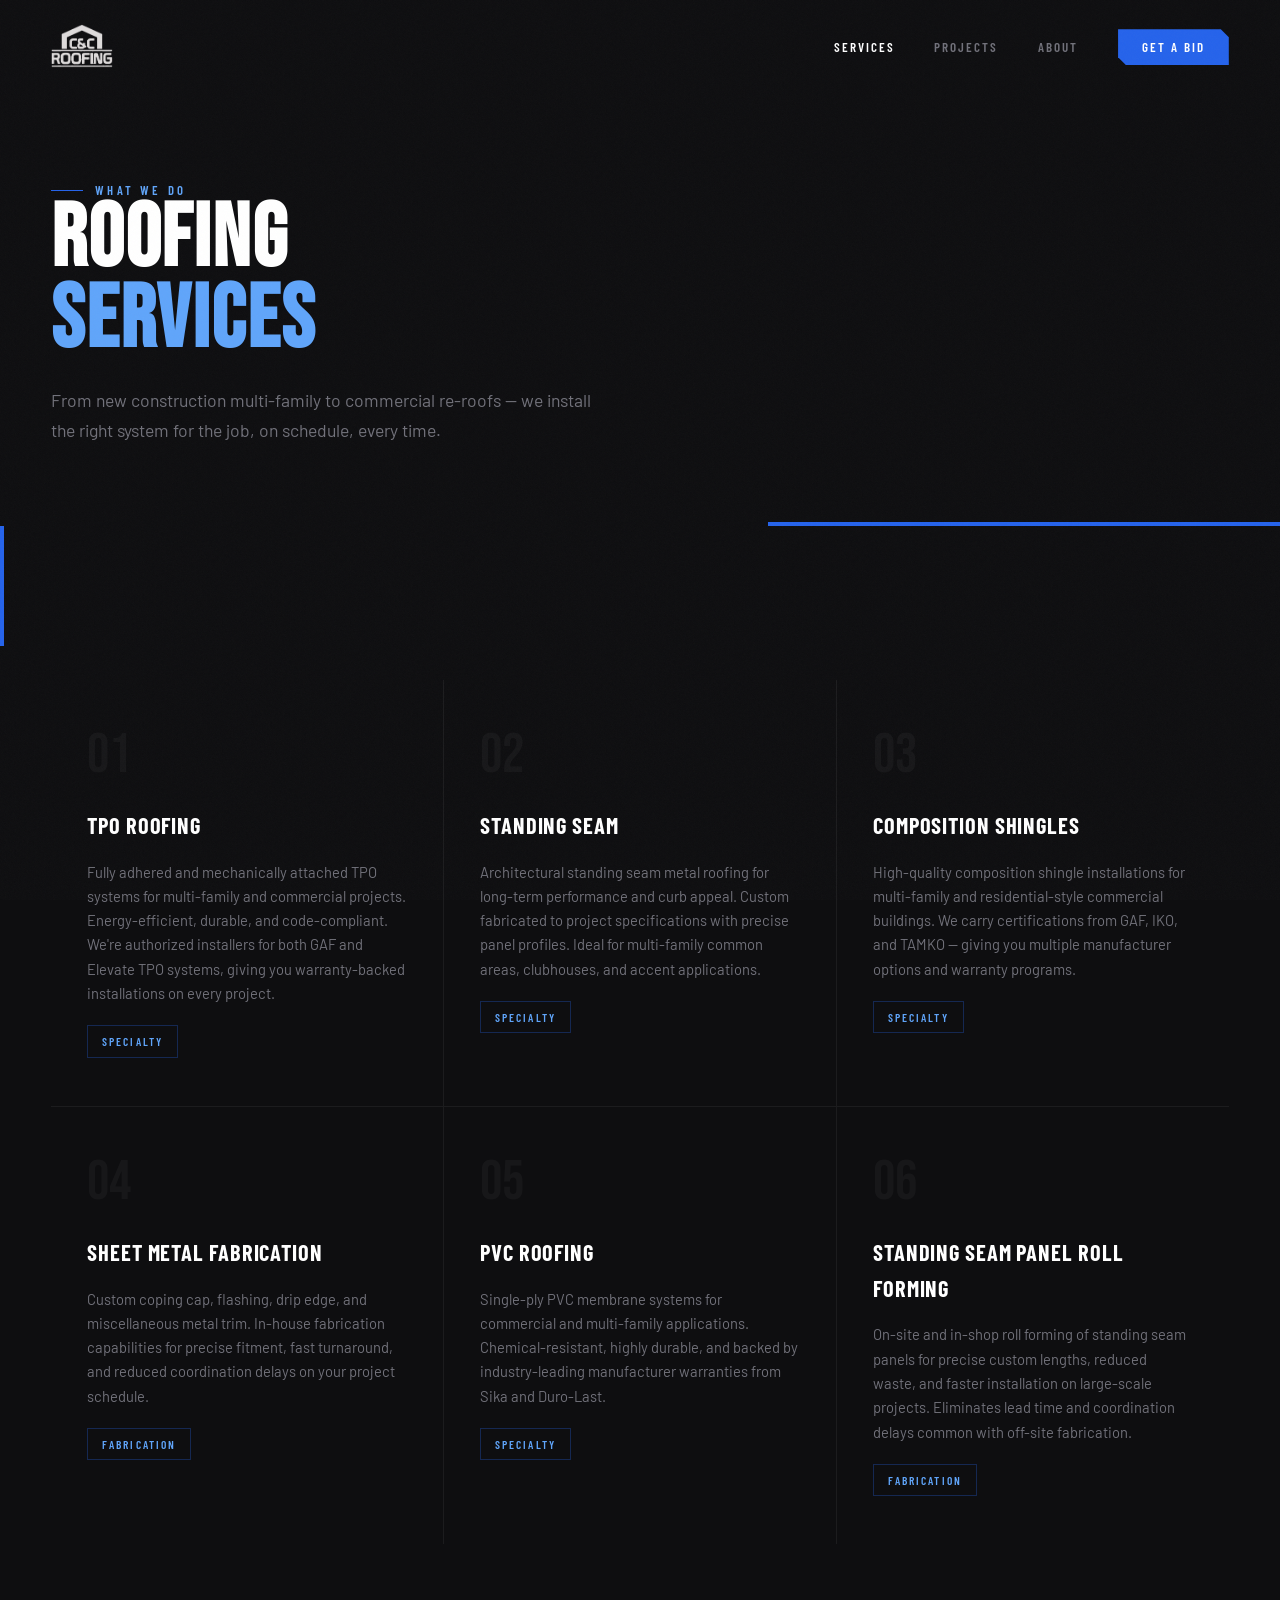
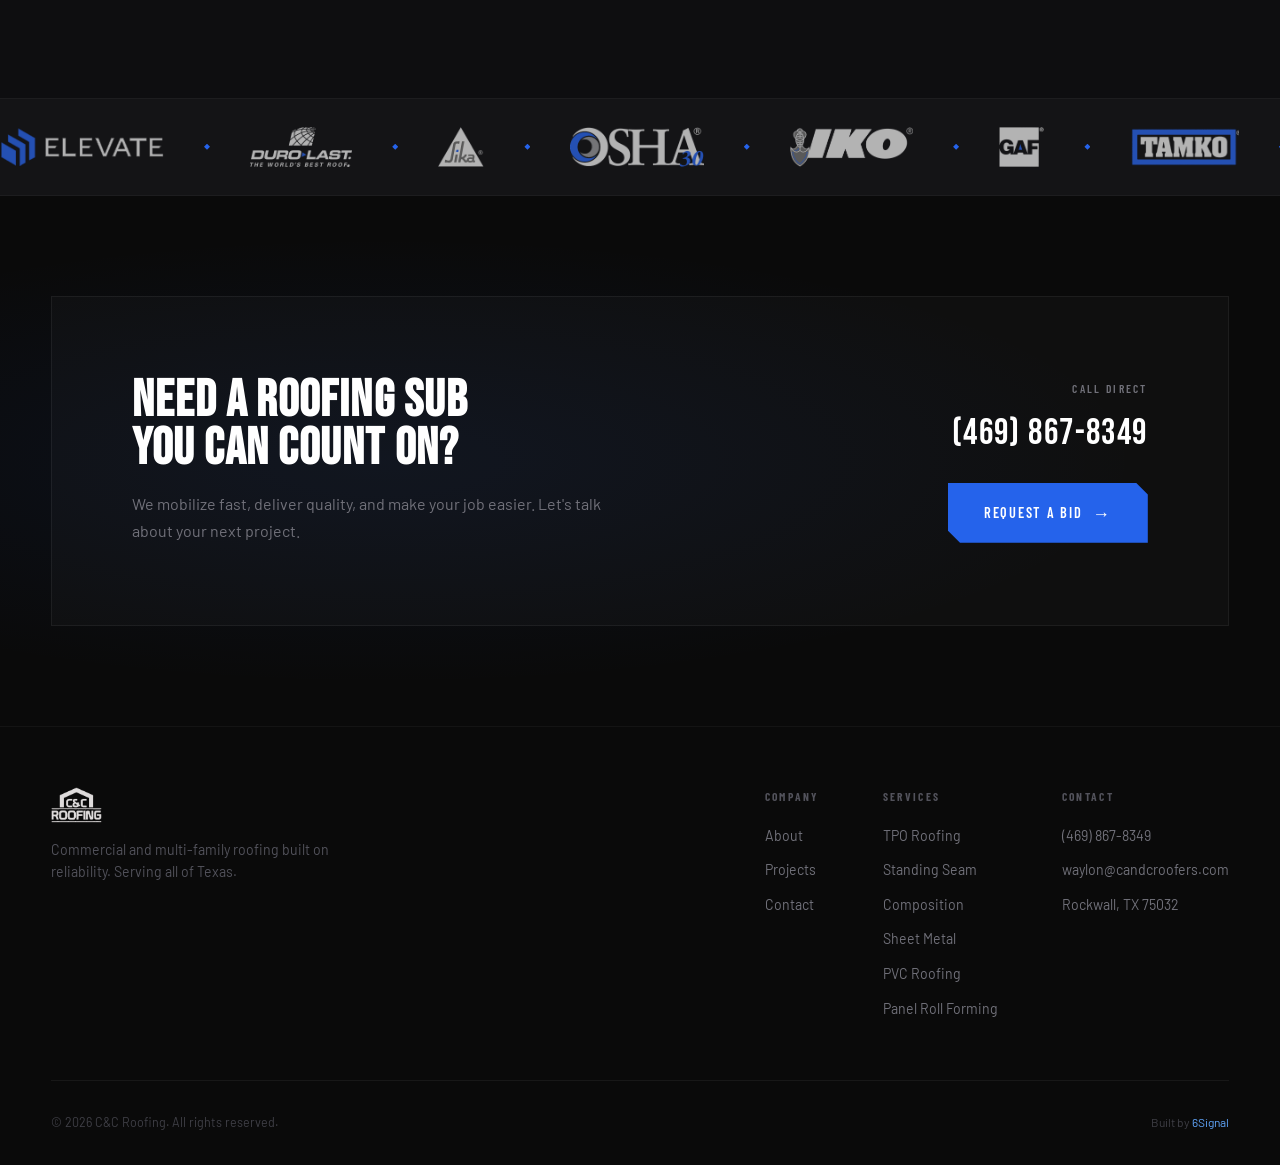
<file: services.html>
<!DOCTYPE html>
<html lang="en">
<head>
  <meta charset="UTF-8">
  <meta name="viewport" content="width=device-width, initial-scale=1.0">
  <title>Services | C&C Roofing — Commercial & Multi-Family Roofing</title>
  <meta name="description" content="TPO, standing seam, composition shingles, and custom sheet metal fabrication. C&C Roofing installs every major commercial roofing system across Texas.">
  <link rel="preconnect" href="https://fonts.googleapis.com">
  <link rel="preconnect" href="https://fonts.gstatic.com" crossorigin>
  <link href="https://fonts.googleapis.com/css2?family=Bebas+Neue&family=Barlow:wght@400;500;600;700&family=Barlow+Condensed:wght@400;500;600;700&display=swap" rel="stylesheet">
  <link rel="stylesheet" href="css/style.css">
  <!-- Favicon -->
  <link rel="icon" href="favicon.svg" type="image/svg+xml">
  <link rel="alternate icon" href="favicon.ico" sizes="any">
  <link rel="apple-touch-icon" href="apple-touch-icon.png">
  <!-- Open Graph -->
  <meta property="og:type" content="website">
  <meta property="og:site_name" content="C&C Roofing">
  <meta property="og:title" content="Services | C&C Roofing — Commercial & Multi-Family Roofing">
  <meta property="og:description" content="TPO, standing seam, composition shingles, and custom sheet metal fabrication. C&C Roofing installs every major commercial roofing system across Texas.">
  <meta property="og:image" content="images/MEZZO_2.PNG">
  <meta property="og:url" content="https://candcroofers.com/services.html">
  <meta name="twitter:card" content="summary_large_image">
  <meta name="twitter:title" content="Services | C&C Roofing — Commercial & Multi-Family Roofing">
  <meta name="twitter:description" content="TPO, standing seam, composition shingles, and custom sheet metal. Installed to spec, on schedule, every time.">
  <meta name="twitter:image" content="images/MEZZO_2.PNG">
</head>
<body>

  <!-- NAV -->
  <nav class="nav" id="nav">
    <div class="nav-inner">
      <a href="index.html" class="nav-logo"><img src="images/CCRoofLogo2.png" alt="C&C Roofing"></a>
      <ul class="nav-links">
        <li><a href="services.html" class="active">Services</a></li>
        <li><a href="projects.html">Projects</a></li>
        <li><a href="about.html">About</a></li>
        <li><a href="contact.html" class="nav-cta">Get a Bid</a></li>
      </ul>
      <button class="nav-mobile-toggle" id="mobileToggle" aria-label="Menu"><span></span><span></span><span></span></button>
    </div>
  </nav>
  <div class="mobile-menu" id="mobileMenu">
    <a href="index.html">Home</a>
    <a href="services.html">Services</a>
    <a href="projects.html">Projects</a>
    <a href="about.html">About</a>
    <a href="contact.html">Contact</a>
  </div>

  <!-- PAGE HEADER -->
  <section class="page-header">
    <div class="container">
      <p class="section-label">What We Do</p>
      <h1>ROOFING<br><span class="accent">SERVICES</span></h1>
      <p class="page-header-sub">From new construction multi-family to commercial re-roofs — we install the right system for the job, on schedule, every time.</p>
    </div>
  </section>

  <!-- SERVICES DETAIL -->
  <section class="services" id="services">
    <div class="container">
      <div class="services-grid">
        <div class="service-card reveal reveal-d1">
          <div class="service-number">01</div>
          <h3>TPO Roofing</h3>
          <p>Fully adhered and mechanically attached TPO systems for multi-family and commercial projects. Energy-efficient, durable, and code-compliant. We're authorized installers for both GAF and Elevate TPO systems, giving you warranty-backed installations on every project.</p>
          <span class="service-tag">Specialty</span>
        </div>
        <div class="service-card reveal reveal-d2">
          <div class="service-number">02</div>
          <h3>Standing Seam</h3>
          <p>Architectural standing seam metal roofing for long-term performance and curb appeal. Custom fabricated to project specifications with precise panel profiles. Ideal for multi-family common areas, clubhouses, and accent applications.</p>
          <span class="service-tag">Specialty</span>
        </div>
        <div class="service-card reveal reveal-d3">
          <div class="service-number">03</div>
          <h3>Composition Shingles</h3>
          <p>High-quality composition shingle installations for multi-family and residential-style commercial buildings. We carry certifications from GAF, IKO, and TAMKO — giving you multiple manufacturer options and warranty programs.</p>
          <span class="service-tag">Specialty</span>
        </div>
        <div class="service-card reveal reveal-d4">
          <div class="service-number">04</div>
          <h3>Sheet Metal Fabrication</h3>
          <p>Custom coping cap, flashing, drip edge, and miscellaneous metal trim. In-house fabrication capabilities for precise fitment, fast turnaround, and reduced coordination delays on your project schedule.</p>
          <span class="service-tag">Fabrication</span>
        </div>
        <div class="service-card reveal reveal-d1">
          <div class="service-number">05</div>
          <h3>PVC Roofing</h3>
          <p>Single-ply PVC membrane systems for commercial and multi-family applications. Chemical-resistant, highly durable, and backed by industry-leading manufacturer warranties from Sika and Duro-Last.</p>
          <span class="service-tag">Specialty</span>
        </div>
        <div class="service-card reveal reveal-d2">
          <div class="service-number">06</div>
          <h3>Standing Seam Panel Roll Forming</h3>
          <p>On-site and in-shop roll forming of standing seam panels for precise custom lengths, reduced waste, and faster installation on large-scale projects. Eliminates lead time and coordination delays common with off-site fabrication.</p>
          <span class="service-tag">Fabrication</span>
        </div>
      </div>
    </div>
  </section>

  <!-- TRUST TICKER -->
  <div class="trust-strip">
    <div class="ticker-track">
      <img src="images/ELEVATE_new.png" alt="Elevate Certified" class="ticker-img">
      <span class="trust-dot"></span>
      <img src="images/DURO-LAST.png" alt="Duro-Last Certified" class="ticker-img">
      <span class="trust-dot"></span>
      <img src="images/SIKA.png" alt="Sika Certified" class="ticker-img">
      <span class="trust-dot"></span>
      <img src="images/OSHA.png" alt="OSHA 30" class="ticker-img">
      <span class="trust-dot"></span>
      <img src="images/IKO.png" alt="IKO Certified" class="ticker-img">
      <span class="trust-dot"></span>
      <img src="images/GAF.png" alt="GAF Certified" class="ticker-img">
      <span class="trust-dot"></span>
      <img src="images/Tamko.png" alt="TAMKO Certified" class="ticker-img">
      <span class="trust-dot"></span>
      <img src="images/ELEVATE_new.png" alt="Elevate Certified" class="ticker-img">
      <span class="trust-dot"></span>
      <img src="images/DURO-LAST.png" alt="Duro-Last Certified" class="ticker-img">
      <span class="trust-dot"></span>
      <img src="images/SIKA.png" alt="Sika Certified" class="ticker-img">
      <span class="trust-dot"></span>
      <img src="images/OSHA.png" alt="OSHA 30" class="ticker-img">
      <span class="trust-dot"></span>
      <img src="images/IKO.png" alt="IKO Certified" class="ticker-img">
      <span class="trust-dot"></span>
      <img src="images/GAF.png" alt="GAF Certified" class="ticker-img">
      <span class="trust-dot"></span>
      <img src="images/Tamko.png" alt="TAMKO Certified" class="ticker-img">
      <span class="trust-dot"></span>
    </div>
  </div>

  <!-- CTA -->
  <section class="cta-band">
    <div class="container">
      <div class="cta-inner reveal">
        <div>
          <h2 class="cta-heading">NEED A ROOFING SUB<br>YOU CAN COUNT ON?</h2>
          <p class="cta-desc">We mobilize fast, deliver quality, and make your job easier. Let's talk about your next project.</p>
        </div>
        <div class="cta-right">
          <div class="cta-phone-label">Call Direct</div>
          <a href="tel:+14698678349" class="cta-phone">(469) 867-8349</a>
          <div style="margin-top: 20px;"><a href="contact.html" class="btn btn-primary btn-arrow">Request a Bid</a></div>
        </div>
      </div>
    </div>
  </section>

  <!-- FOOTER -->
  <footer class="footer">
    <div class="container">
      <div class="footer-top">
        <div>
          <div class="footer-logo"><img src="images/CCRoofLogo2.png" alt="C&C Roofing"></div>
          <p class="footer-tagline">Commercial and multi-family roofing built on reliability. Serving all of Texas.</p>
        </div>
        <div class="footer-links">
          <div class="footer-col"><h5>Company</h5><ul><li><a href="about.html">About</a></li><li><a href="projects.html">Projects</a></li><li><a href="contact.html">Contact</a></li></ul></div>
          <div class="footer-col"><h5>Services</h5><ul><li><a href="services.html">TPO Roofing</a></li><li><a href="services.html">Standing Seam</a></li><li><a href="services.html">Composition</a></li><li><a href="services.html">Sheet Metal</a></li><li><a href="services.html">PVC Roofing</a></li><li><a href="services.html">Panel Roll Forming</a></li></ul></div>
          <div class="footer-col"><h5>Contact</h5><ul><li><a href="tel:+14698678349">(469) 867-8349</a></li><li><a href="mailto:waylon@candcroofers.com">waylon@candcroofers.com</a></li><li>Rockwall, TX 75032</li></ul></div>
        </div>
      </div>
      <div class="footer-bottom">
        <p class="footer-copy">&copy; 2026 C&C Roofing. All rights reserved.</p>
        <p class="footer-credit">Built by <a href="https://6signal.co" target="_blank" rel="noopener">6Signal</a></p>
      </div>
    </div>
  </footer>

  <script src="js/main.js"></script>
</body>
</html>
</file>
<file: css/style.css>
/* ============================================================
   C&C ROOFING — MASTER STYLESHEET
   Dark industrial construction brand
   ============================================================ */

/* --- CUSTOM PROPERTIES --- */
:root {
  --black: #0a0a0a;
  --dark-1: #0e0e10;
  --dark-2: #141416;
  --dark-3: #1a1a1e;
  --dark-4: #222226;
  --dark-5: #2a2a30;
  --white: #ffffff;
  --gray-100: #f0f0f2;
  --gray-200: #d4d4d8;
  --gray-300: #a1a1aa;
  --gray-400: #71717a;
  --gray-500: #52525b;
  --gray-600: #3f3f46;
  --blue: #2563eb;
  --blue-light: #3b82f6;
  --blue-bright: #60a5fa;
  --blue-glow: rgba(37, 99, 235, 0.15);
  --blue-accent: #1d4ed8;
  --font-display: 'Bebas Neue', sans-serif;
  --font-heading: 'Barlow Condensed', sans-serif;
  --font-body: 'Barlow', sans-serif;
  --container: min(1320px, 92vw);
  --section-pad: clamp(100px, 12vw, 160px);
}

/* --- RESET --- */
*, *::before, *::after { margin: 0; padding: 0; box-sizing: border-box; }
html { scroll-behavior: smooth; -webkit-font-smoothing: antialiased; -moz-osx-font-smoothing: grayscale; background: #0a0a0a; }
body { font-family: var(--font-body); background: #0a0a0a; color: var(--gray-200); line-height: 1.6; overflow-x: hidden; }
img { max-width: 100%; height: auto; display: block; }
a { text-decoration: none; color: inherit; }

/* --- GRAIN OVERLAY --- */
body::after {
  content: '';
  position: fixed;
  inset: 0;
  pointer-events: none;
  z-index: 9999;
  opacity: 0.03;
  background-image: url("data:image/svg+xml,%3Csvg viewBox='0 0 256 256' xmlns='http://www.w3.org/2000/svg'%3E%3Cfilter id='noise'%3E%3CfeTurbulence type='fractalNoise' baseFrequency='0.9' numOctaves='4' stitchTiles='stitch'/%3E%3C/filter%3E%3Crect width='100%25' height='100%25' filter='url(%23noise)'/%3E%3C/svg%3E");
  background-repeat: repeat;
  background-size: 128px 128px;
}

/* --- UTILITIES --- */
.container { width: var(--container); margin: 0 auto; }

.section-label {
  font-family: var(--font-heading);
  font-size: 0.8rem;
  font-weight: 600;
  letter-spacing: 0.25em;
  text-transform: uppercase;
  color: var(--blue-bright);
  display: flex;
  align-items: center;
  gap: 12px;
}
.section-label::before {
  content: '';
  width: 32px;
  height: 1px;
  background: var(--blue);
}

/* --- BUTTONS --- */
.btn {
  display: inline-flex;
  align-items: center;
  gap: 10px;
  font-family: var(--font-heading);
  font-weight: 600;
  font-size: 0.9rem;
  letter-spacing: 0.12em;
  text-transform: uppercase;
  padding: 16px 36px;
  border: none;
  cursor: pointer;
  transition: all 0.35s cubic-bezier(0.25, 0.46, 0.45, 0.94);
  position: relative;
  overflow: hidden;
}
.btn-primary {
  background: var(--blue);
  color: var(--white);
  clip-path: polygon(0 0, calc(100% - 12px) 0, 100% 12px, 100% 100%, 12px 100%, 0 calc(100% - 12px));
}
.btn-primary:hover {
  background: var(--blue-light);
  transform: translateY(-2px);
  box-shadow: 0 8px 32px rgba(37, 99, 235, 0.35);
}
.btn-outline {
  background: transparent;
  color: var(--white);
  border: 1px solid var(--gray-600);
  clip-path: polygon(0 0, calc(100% - 12px) 0, 100% 12px, 100% 100%, 12px 100%, 0 calc(100% - 12px));
}
.btn-outline:hover {
  border-color: var(--blue);
  color: var(--blue-bright);
}
.btn-arrow::after {
  content: '\2192';
  transition: transform 0.3s ease;
  font-size: 1.1rem;
}
.btn-arrow:hover::after { transform: translateX(4px); }

/* --- ANIMATIONS --- */
@keyframes fadeIn { from { opacity: 0; } to { opacity: 1; } }
@keyframes fadeUp { from { opacity: 0; transform: translateY(40px); } to { opacity: 1; transform: translateY(0); } }

.reveal {
  opacity: 0;
  transform: translateY(40px);
  transition: opacity 0.8s cubic-bezier(0.25, 0.46, 0.45, 0.94), transform 0.8s cubic-bezier(0.25, 0.46, 0.45, 0.94);
}
.reveal.visible { opacity: 1; transform: translateY(0); }
.reveal-d1 { transition-delay: 0.1s; }
.reveal-d2 { transition-delay: 0.2s; }
.reveal-d3 { transition-delay: 0.3s; }
.reveal-d4 { transition-delay: 0.4s; }
.reveal-d5 { transition-delay: 0.5s; }

/* ============================================================
   NAVIGATION
   ============================================================ */
.nav {
  position: fixed;
  top: 0; left: 0; right: 0;
  z-index: 1000;
  padding: 24px 0;
  transition: all 0.4s ease;
}
.nav.scrolled {
  background: rgba(10, 10, 10, 0.92);
  -webkit-backdrop-filter: blur(24px);
  backdrop-filter: blur(24px);
  padding: 16px 0;
  border-bottom: 1px solid rgba(255,255,255,0.04);
}
.nav-inner {
  width: var(--container);
  margin: 0 auto;
  display: flex;
  align-items: center;
  justify-content: space-between;
}
.nav-logo img { height: 44px; }
.nav-links {
  display: flex;
  align-items: center;
  gap: 40px;
  list-style: none;
}
.nav-links a {
  font-family: var(--font-heading);
  font-size: 0.82rem;
  font-weight: 600;
  color: var(--gray-400);
  letter-spacing: 0.15em;
  text-transform: uppercase;
  transition: color 0.3s;
}
.nav-links a:hover { color: var(--white); }
.nav-links a.active { color: var(--white); }
.nav-cta {
  color: var(--white) !important;
  background: var(--blue);
  padding: 10px 24px !important;
  clip-path: polygon(0 0, calc(100% - 8px) 0, 100% 8px, 100% 100%, 8px 100%, 0 calc(100% - 8px));
  transition: all 0.3s;
}
.nav-cta:hover { background: var(--blue-light) !important; }

.nav-mobile-toggle {
  display: none;
  background: none;
  border: none;
  cursor: pointer;
  padding: 8px;
}
.nav-mobile-toggle span {
  display: block;
  width: 28px;
  height: 2px;
  background: var(--white);
  margin: 6px 0;
  transition: all 0.3s;
}

/* Mobile menu overlay */
.mobile-menu {
  position: fixed;
  inset: 0;
  z-index: 999;
  /* Solid fallback for iOS Safari — backdrop-filter alone can cause white flash */
  background: #0a0a0a;
  -webkit-backdrop-filter: blur(16px);
  backdrop-filter: blur(16px);
  display: flex;
  flex-direction: column;
  align-items: center;
  justify-content: center;
  gap: 32px;
  /* Animate in/out with opacity instead of display toggle */
  opacity: 0;
  pointer-events: none;
  transition: opacity 0.3s ease;
}
.mobile-menu.open {
  opacity: 1;
  pointer-events: auto;
}
.mobile-menu a {
  font-family: var(--font-display);
  font-size: 2.5rem;
  color: var(--white);
  letter-spacing: 0.06em;
  transition: color 0.3s;
}
.mobile-menu a:hover { color: var(--blue-bright); }

/* ============================================================
   HERO
   ============================================================ */
.hero {
  position: relative;
  min-height: 100vh;
  display: flex;
  align-items: flex-end;
  padding-bottom: 80px;
  overflow: hidden;
  background: #0a0a0a;
}
.hero-media { position: absolute; inset: 0; z-index: 1; }
.hero-media img,
.hero-media video {
  width: 100%;
  height: 100%;
  object-fit: cover;
  filter: brightness(0.35) contrast(1.1) saturate(0.8);
}
.hero-overlay {
  position: absolute;
  inset: 0;
  z-index: 2;
  background:
    linear-gradient(180deg, rgba(10,10,10,0.6) 0%, rgba(10,10,10,0.2) 40%, rgba(10,10,10,0.85) 100%),
    linear-gradient(90deg, rgba(10,10,10,0.7) 0%, transparent 60%);
}
.hero::before {
  content: '';
  position: absolute;
  bottom: 0; right: 0;
  width: 40%;
  height: 4px;
  background: var(--blue);
  z-index: 5;
}
.hero-content {
  position: relative;
  z-index: 3;
  width: var(--container);
  margin: 0 auto;
  display: grid;
  grid-template-columns: 1fr 1fr;
  gap: 60px;
  align-items: end;
}
.hero-label {
  font-family: var(--font-heading);
  font-size: 0.78rem;
  font-weight: 600;
  letter-spacing: 0.3em;
  text-transform: uppercase;
  color: var(--blue-bright);
  margin-bottom: 24px;
  display: flex;
  align-items: center;
  gap: 12px;
  animation: fadeIn 0.8s ease forwards;
}
.hero-label-line { width: 40px; height: 1px; background: var(--blue); }
.hero h1 {
  font-family: var(--font-display);
  font-size: clamp(4rem, 9vw, 7.5rem);
  font-weight: 400;
  color: var(--white);
  line-height: 0.92;
  letter-spacing: 0.02em;
  animation: fadeUp 0.9s ease 0.15s both;
}
.hero h1 .accent { color: var(--blue-bright); display: block; }
.hero-sub {
  font-size: 1.05rem;
  color: var(--gray-300);
  max-width: 440px;
  margin-top: 28px;
  line-height: 1.7;
  animation: fadeUp 0.9s ease 0.3s both;
}
.hero-actions {
  display: flex;
  gap: 16px;
  margin-top: 40px;
  animation: fadeUp 0.9s ease 0.45s both;
}
.hero-right { animation: fadeUp 0.9s ease 0.5s both; }
.hero-stats-grid {
  display: grid;
  grid-template-columns: 1fr 1fr;
  gap: 1px;
  background: var(--gray-600);
  border: 1px solid var(--gray-600);
}
.hero-stat {
  background: rgba(10, 10, 10, 0.8);
  -webkit-backdrop-filter: blur(12px);
  backdrop-filter: blur(12px);
  padding: 32px 28px;
  transition: background 0.3s;
}
.hero-stat:hover { background: rgba(37, 99, 235, 0.08); }
.hero-stat-value {
  font-family: var(--font-display);
  font-size: 2.75rem;
  color: var(--white);
  line-height: 1;
  letter-spacing: 0.02em;
}
.hero-stat-label {
  font-family: var(--font-heading);
  font-size: 0.75rem;
  font-weight: 600;
  letter-spacing: 0.15em;
  text-transform: uppercase;
  color: var(--gray-400);
  margin-top: 8px;
}

/* ============================================================
   TRUST STRIP
   ============================================================ */
.trust-strip {
  background: var(--dark-2);
  border-top: 1px solid rgba(255,255,255,0.04);
  border-bottom: 1px solid rgba(255,255,255,0.04);
  padding: 28px 0;
  overflow: hidden;
}
.ticker-track {
  display: flex;
  align-items: center;
  width: max-content;
  animation: ticker-scroll 32s linear infinite;
}
.ticker-track:hover { animation-play-state: paused; }
.ticker-img {
  height: 40px;
  width: auto;
  opacity: 0.75;
  flex-shrink: 0;
  transition: opacity 0.3s;
}
.ticker-img:hover { opacity: 1; }
.trust-dot {
  width: 6px; height: 6px;
  background: var(--blue);
  clip-path: polygon(50% 0%, 100% 50%, 50% 100%, 0% 50%);
  flex-shrink: 0;
  margin: 0 40px;
}
@keyframes ticker-scroll {
  0%   { transform: translateX(0); }
  100% { transform: translateX(-50%); }
}

/* ============================================================
   SERVICES
   ============================================================ */
.services {
  padding: var(--section-pad) 0;
  background: var(--dark-1);
  position: relative;
}
.services::before {
  content: '';
  position: absolute;
  top: 0; left: 0;
  width: 4px; height: 120px;
  background: var(--blue);
}
.services-top {
  display: flex;
  justify-content: space-between;
  align-items: flex-end;
  margin-bottom: 72px;
  gap: 40px;
}
.services-heading {
  font-family: var(--font-display);
  font-size: clamp(2.5rem, 5vw, 4rem);
  color: var(--white);
  line-height: 0.95;
  letter-spacing: 0.02em;
  margin-top: 20px;
}
.services-desc {
  font-size: 1rem;
  color: var(--gray-400);
  max-width: 400px;
  line-height: 1.7;
  text-align: right;
}
.services-grid {
  display: grid;
  grid-template-columns: repeat(3, 1fr);
  gap: 1px;
  background: rgba(255,255,255,0.06);
}
.service-card {
  background: var(--dark-1);
  padding: 48px 36px;
  position: relative;
  transition: all 0.4s ease;
  overflow: hidden;
}
.service-card::after {
  content: '';
  position: absolute;
  bottom: 0; left: 0;
  width: 100%; height: 2px;
  background: var(--blue);
  transform: scaleX(0);
  transform-origin: left;
  transition: transform 0.5s ease;
}
.service-card:hover { background: var(--dark-3); }
.service-card:hover::after { transform: scaleX(1); }
.service-number {
  font-family: var(--font-display);
  font-size: 3.5rem;
  color: rgba(255,255,255,0.04);
  line-height: 1;
  margin-bottom: 24px;
}
.service-card h3 {
  font-family: var(--font-heading);
  font-size: 1.4rem;
  font-weight: 700;
  color: var(--white);
  letter-spacing: 0.04em;
  text-transform: uppercase;
  margin-bottom: 16px;
}
.service-card p {
  font-size: 0.92rem;
  color: var(--gray-400);
  line-height: 1.65;
}
.service-tag {
  display: inline-block;
  margin-top: 20px;
  font-family: var(--font-heading);
  font-size: 0.72rem;
  font-weight: 600;
  letter-spacing: 0.18em;
  text-transform: uppercase;
  color: var(--blue-bright);
  padding: 6px 14px;
  border: 1px solid rgba(37, 99, 235, 0.3);
}

/* ============================================================
   PROJECTS
   ============================================================ */
.projects {
  padding: var(--section-pad) 0;
  background: var(--black);
}
.projects-top {
  display: flex;
  justify-content: space-between;
  align-items: flex-end;
  margin-bottom: 64px;
}
.projects-heading {
  font-family: var(--font-display);
  font-size: clamp(2.5rem, 5vw, 4rem);
  color: var(--white);
  line-height: 0.95;
  letter-spacing: 0.02em;
  margin-top: 20px;
}
.projects-grid {
  display: grid;
  grid-template-columns: repeat(12, 1fr);
  gap: 16px;
}
.project-item { position: relative; overflow: hidden; cursor: pointer; }
.project-item.span-8 { grid-column: span 8; }
.project-item.span-4 { grid-column: span 4; }
.project-item.span-5 { grid-column: span 5; }
.project-item.span-6 { grid-column: span 6; }
.project-item.span-7 { grid-column: span 7; }
.project-item img {
  width: 100%; height: 100%;
  object-fit: cover;
  aspect-ratio: 16/10;
  filter: brightness(0.7) saturate(0.85);
  transition: all 0.6s cubic-bezier(0.25, 0.46, 0.45, 0.94);
}
.project-item:hover img { filter: brightness(0.9) saturate(1); transform: scale(1.04); }
.project-overlay {
  position: absolute;
  inset: 0;
  background: linear-gradient(to top, rgba(10,10,10,0.95) 0%, rgba(10,10,10,0) 50%);
  display: flex;
  flex-direction: column;
  justify-content: flex-end;
  padding: 32px;
}
.project-name {
  font-family: var(--font-heading);
  font-size: 1.2rem;
  font-weight: 700;
  color: var(--white);
  text-transform: uppercase;
  letter-spacing: 0.06em;
}
.project-meta {
  font-family: var(--font-heading);
  font-size: 0.78rem;
  font-weight: 500;
  color: var(--blue-bright);
  letter-spacing: 0.12em;
  text-transform: uppercase;
  margin-top: 6px;
}
.project-corner {
  position: absolute;
  top: 20px; right: 20px;
  width: 40px; height: 40px;
  border: 1px solid rgba(255,255,255,0.2);
  display: flex;
  align-items: center;
  justify-content: center;
  opacity: 0;
  transition: all 0.4s;
  clip-path: polygon(0 0, calc(100% - 8px) 0, 100% 8px, 100% 100%, 8px 100%, 0 calc(100% - 8px));
}
.project-item:hover .project-corner { opacity: 1; border-color: var(--blue); }
.project-corner svg { width: 16px; height: 16px; color: var(--white); }

/* ============================================================
   ABOUT
   ============================================================ */
.about {
  padding: var(--section-pad) 0;
  background: var(--dark-2);
  position: relative;
}
.about::before {
  content: 'C&C';
  position: absolute;
  top: -40px; right: 5%;
  font-family: var(--font-display);
  font-size: clamp(10rem, 20vw, 22rem);
  color: rgba(255,255,255,0.015);
  line-height: 1;
  pointer-events: none;
  z-index: 0;
}
.about-grid {
  display: grid;
  grid-template-columns: 1fr 1fr;
  gap: 100px;
  align-items: center;
  position: relative;
  z-index: 1;
}
.about-image-wrap { position: relative; }
.about-image-wrap img {
  width: 100%;
  aspect-ratio: 4/5;
  object-fit: cover;
  filter: brightness(0.8) saturate(0.9);
}
.about-image-badge {
  position: absolute;
  bottom: -20px; right: -20px;
  background: var(--blue);
  color: var(--white);
  font-family: var(--font-display);
  font-size: 1.1rem;
  letter-spacing: 0.06em;
  padding: 20px 28px;
  clip-path: polygon(0 0, calc(100% - 12px) 0, 100% 12px, 100% 100%, 12px 100%, 0 calc(100% - 12px));
}
.about-heading {
  font-family: var(--font-display);
  font-size: clamp(2.25rem, 4.5vw, 3.75rem);
  color: var(--white);
  line-height: 0.95;
  letter-spacing: 0.02em;
  margin: 24px 0;
}
.about-heading .accent { color: var(--blue-bright); }
.about-text p {
  font-size: 1rem;
  color: var(--gray-300);
  line-height: 1.75;
  margin-bottom: 20px;
}
.about-features {
  display: grid;
  grid-template-columns: 1fr 1fr;
  gap: 16px;
  margin-top: 40px;
}
.about-feature {
  display: flex;
  align-items: center;
  gap: 12px;
  padding: 14px 18px;
  background: rgba(255,255,255,0.02);
  border: 1px solid rgba(255,255,255,0.06);
  transition: all 0.3s;
}
.about-feature:hover { border-color: rgba(37, 99, 235, 0.3); background: var(--blue-glow); }
.about-feature-icon {
  width: 8px; height: 8px;
  background: var(--blue);
  clip-path: polygon(50% 0%, 100% 50%, 50% 100%, 0% 50%);
  flex-shrink: 0;
}
.about-feature span {
  font-family: var(--font-heading);
  font-size: 0.85rem;
  font-weight: 600;
  color: var(--gray-200);
  letter-spacing: 0.04em;
  text-transform: uppercase;
}

/* ============================================================
   CERTIFICATIONS
   ============================================================ */
.certs {
  padding: var(--section-pad) 0;
  background: var(--dark-1);
  position: relative;
  overflow: hidden;
}
.certs-top { text-align: center; margin-bottom: 64px; }
.certs-top .section-label { justify-content: center; }
.certs-heading {
  font-family: var(--font-display);
  font-size: clamp(2.5rem, 5vw, 4rem);
  color: var(--white);
  line-height: 0.95;
  letter-spacing: 0.02em;
  margin-top: 20px;
}
.certs-sub {
  font-size: 1rem;
  color: var(--gray-400);
  max-width: 500px;
  margin: 20px auto 0;
  line-height: 1.7;
}
.certs-grid {
  display: grid;
  grid-template-columns: repeat(4, 1fr);
  gap: 1px;
  background: rgba(255,255,255,0.06);
}
.cert-card {
  background: var(--dark-1);
  padding: 48px 32px;
  text-align: center;
  transition: all 0.4s;
  position: relative;
}
.cert-card::before {
  content: '';
  position: absolute;
  top: 0; left: 50%;
  transform: translateX(-50%);
  width: 0; height: 2px;
  background: var(--blue);
  transition: width 0.4s ease;
}
.cert-card:hover { background: var(--dark-3); }
.cert-card:hover::before { width: 60%; }
.cert-icon-wrap {
  width: 60px; height: 60px;
  margin: 0 auto 24px;
  background: rgba(37, 99, 235, 0.08);
  border: 1px solid rgba(37, 99, 235, 0.15);
  display: flex;
  align-items: center;
  justify-content: center;
  clip-path: polygon(50% 0%, 100% 25%, 100% 75%, 50% 100%, 0% 75%, 0% 25%);
}
.cert-icon-wrap svg { width: 24px; height: 24px; color: var(--blue-bright); }
.cert-card h4 {
  font-family: var(--font-heading);
  font-size: 1.1rem;
  font-weight: 700;
  color: var(--white);
  text-transform: uppercase;
  letter-spacing: 0.06em;
  margin-bottom: 10px;
}
.cert-card p { font-size: 0.88rem; color: var(--gray-400); line-height: 1.6; }

/* ============================================================
   CTA BAND
   ============================================================ */
.cta-band {
  padding: 100px 0;
  background: var(--black);
  position: relative;
  overflow: hidden;
}
.cta-band::before {
  content: '';
  position: absolute;
  inset: 0;
  background: radial-gradient(ellipse at 30% 50%, rgba(37, 99, 235, 0.08) 0%, transparent 60%);
}
.cta-inner {
  position: relative;
  display: flex;
  align-items: center;
  justify-content: space-between;
  gap: 60px;
  padding: 80px;
  border: 1px solid rgba(255,255,255,0.06);
  background: rgba(255,255,255,0.02);
}
.cta-heading {
  font-family: var(--font-display);
  font-size: clamp(2rem, 4vw, 3.5rem);
  color: var(--white);
  line-height: 0.95;
  letter-spacing: 0.02em;
}
.cta-desc {
  color: var(--gray-400);
  font-size: 1rem;
  margin-top: 16px;
  max-width: 500px;
  line-height: 1.7;
}
.cta-right { text-align: right; flex-shrink: 0; }
.cta-phone-label {
  font-family: var(--font-heading);
  font-size: 0.72rem;
  font-weight: 600;
  letter-spacing: 0.2em;
  text-transform: uppercase;
  color: var(--gray-400);
  margin-bottom: 8px;
}
.cta-phone {
  font-family: var(--font-display);
  font-size: 2.25rem;
  color: var(--white);
  letter-spacing: 0.04em;
  transition: color 0.3s;
}
.cta-phone:hover { color: var(--blue-bright); }

/* ============================================================
   CONTACT
   ============================================================ */
.contact {
  padding: var(--section-pad) 0;
  background: var(--dark-2);
}
.contact-grid {
  display: grid;
  grid-template-columns: 1fr 1.2fr;
  gap: 100px;
}
.contact-heading {
  font-family: var(--font-display);
  font-size: clamp(2rem, 4vw, 3.25rem);
  color: var(--white);
  line-height: 0.95;
  letter-spacing: 0.02em;
  margin: 24px 0;
}
.contact-desc {
  color: var(--gray-400);
  font-size: 1rem;
  line-height: 1.7;
  margin-bottom: 48px;
}
.contact-detail {
  display: flex;
  align-items: flex-start;
  gap: 16px;
  margin-bottom: 32px;
}
.contact-detail-icon {
  width: 44px; height: 44px;
  background: rgba(37, 99, 235, 0.08);
  border: 1px solid rgba(37, 99, 235, 0.15);
  display: flex;
  align-items: center;
  justify-content: center;
  flex-shrink: 0;
  clip-path: polygon(0 0, calc(100% - 8px) 0, 100% 8px, 100% 100%, 8px 100%, 0 calc(100% - 8px));
}
.contact-detail-icon svg { width: 18px; height: 18px; color: var(--blue-bright); }
.contact-detail-label {
  font-family: var(--font-heading);
  font-size: 0.7rem;
  font-weight: 600;
  letter-spacing: 0.18em;
  text-transform: uppercase;
  color: var(--gray-500);
}
.contact-detail-value {
  font-family: var(--font-heading);
  font-size: 1rem;
  font-weight: 600;
  color: var(--white);
  margin-top: 4px;
}
.contact-detail-value a { color: var(--white); transition: color 0.3s; }
.contact-detail-value a:hover { color: var(--blue-bright); }

/* --- FORM --- */
.contact-form {
  background: rgba(255,255,255,0.02);
  border: 1px solid rgba(255,255,255,0.06);
  padding: 48px;
}
.form-group { margin-bottom: 20px; }
.form-group label {
  display: block;
  font-family: var(--font-heading);
  font-size: 0.72rem;
  font-weight: 600;
  letter-spacing: 0.15em;
  text-transform: uppercase;
  color: var(--gray-400);
  margin-bottom: 8px;
}
.form-group input,
.form-group select,
.form-group textarea {
  width: 100%;
  padding: 14px 18px;
  font-family: var(--font-body);
  font-size: 0.95rem;
  background: rgba(255,255,255,0.03);
  border: 1px solid rgba(255,255,255,0.1);
  color: var(--white);
  outline: none;
  transition: all 0.3s;
}
.form-group input::placeholder,
.form-group textarea::placeholder { color: var(--gray-500); }
.form-group input:focus,
.form-group select:focus,
.form-group textarea:focus {
  border-color: var(--blue);
  background: rgba(37, 99, 235, 0.04);
}
.form-group select {
  appearance: none;
  background-image: url("data:image/svg+xml,%3Csvg xmlns='http://www.w3.org/2000/svg' width='12' height='12' viewBox='0 0 12 12' fill='none'%3E%3Cpath d='M3 4.5L6 7.5L9 4.5' stroke='%2371717a' stroke-width='1.5'/%3E%3C/svg%3E");
  background-repeat: no-repeat;
  background-position: right 16px center;
}
.form-group select option { background: var(--dark-2); color: var(--white); }
.form-group textarea { resize: vertical; min-height: 120px; }
.form-row { display: grid; grid-template-columns: 1fr 1fr; gap: 16px; }
.contact-form .btn { width: 100%; justify-content: center; padding: 18px; font-size: 0.88rem; }

/* ============================================================
   PAGE HEADER (for inner pages)
   ============================================================ */
.page-header {
  padding: 180px 0 80px;
  background: var(--dark-1);
  position: relative;
}
.page-header::after {
  content: '';
  position: absolute;
  bottom: 0; right: 0;
  width: 40%; height: 4px;
  background: var(--blue);
}
.page-header h1 {
  font-family: var(--font-display);
  font-size: clamp(3rem, 7vw, 5.5rem);
  color: var(--white);
  line-height: 0.92;
  letter-spacing: 0.02em;
}
.page-header h1 .accent { color: var(--blue-bright); }
.page-header-sub {
  font-size: 1.1rem;
  color: var(--gray-400);
  max-width: 560px;
  margin-top: 24px;
  line-height: 1.7;
}

/* ============================================================
   FOOTER
   ============================================================ */
.footer {
  background: var(--black);
  padding: 60px 0 32px;
  border-top: 1px solid rgba(255,255,255,0.04);
}
.footer-top {
  display: flex;
  justify-content: space-between;
  align-items: flex-start;
  padding-bottom: 48px;
  border-bottom: 1px solid rgba(255,255,255,0.06);
}
.footer-logo img { height: 36px; margin-bottom: 16px; }
.footer-tagline {
  font-size: 0.88rem;
  color: var(--gray-500);
  max-width: 300px;
  line-height: 1.6;
}
.footer-links { display: flex; gap: 64px; }
.footer-col h5 {
  font-family: var(--font-heading);
  font-size: 0.72rem;
  font-weight: 700;
  letter-spacing: 0.2em;
  text-transform: uppercase;
  color: var(--gray-500);
  margin-bottom: 20px;
}
.footer-col ul { list-style: none; }
.footer-col li { margin-bottom: 12px; font-size: 0.88rem; color: var(--gray-400); }
.footer-col a { font-size: 0.88rem; color: var(--gray-400); transition: color 0.3s; }
.footer-col a:hover { color: var(--white); }
.footer-bottom {
  display: flex;
  justify-content: space-between;
  align-items: center;
  padding-top: 32px;
}
.footer-copy { font-size: 0.78rem; color: var(--gray-600); }
.footer-credit { font-size: 0.75rem; color: var(--gray-600); }
.footer-credit a { color: var(--blue-bright); }

/* ============================================================
   RESPONSIVE
   ============================================================ */
@media (max-width: 1024px) {
  .hero-content { grid-template-columns: 1fr; }
  .hero-right { display: none; }
  .hero { align-items: center; padding-bottom: 0; }
  .services-grid { grid-template-columns: repeat(2, 1fr); }
  .certs-grid { grid-template-columns: repeat(2, 1fr); }
  .projects-grid { grid-template-columns: repeat(6, 1fr); }
  .project-item.span-8, .project-item.span-4,
  .project-item.span-5, .project-item.span-6,
  .project-item.span-7 { grid-column: span 6; }
}

@media (max-width: 768px) {
  .nav-links { display: none; }
  .nav-mobile-toggle { display: block; }
  .hero h1 { font-size: clamp(3rem, 12vw, 5rem); }
  .hero-actions { flex-direction: column; }
  .services-top { flex-direction: column; gap: 24px; }
  .services-desc { text-align: left; }
  .services-grid, .certs-grid { grid-template-columns: 1fr; }
  .projects-top { flex-direction: column; gap: 24px; }
  .about-grid { grid-template-columns: 1fr; gap: 48px; }
  .about-features { grid-template-columns: 1fr; }
  .about-image-badge { right: 0; }
  .cta-inner { flex-direction: column; padding: 48px 32px; text-align: center; }
  .cta-right { text-align: center; }
  .contact-grid { grid-template-columns: 1fr; gap: 48px; }
  .contact-form { padding: 32px 24px; }
  .form-row { grid-template-columns: 1fr; }
  .footer-top { flex-direction: column; gap: 40px; }
  .footer-links { flex-direction: column; gap: 28px; }
  .footer-bottom { flex-direction: column; gap: 12px; text-align: center; }
  .ticker-img { height: 32px; }
  .page-header { padding: 140px 0 60px; }
}
</file>
